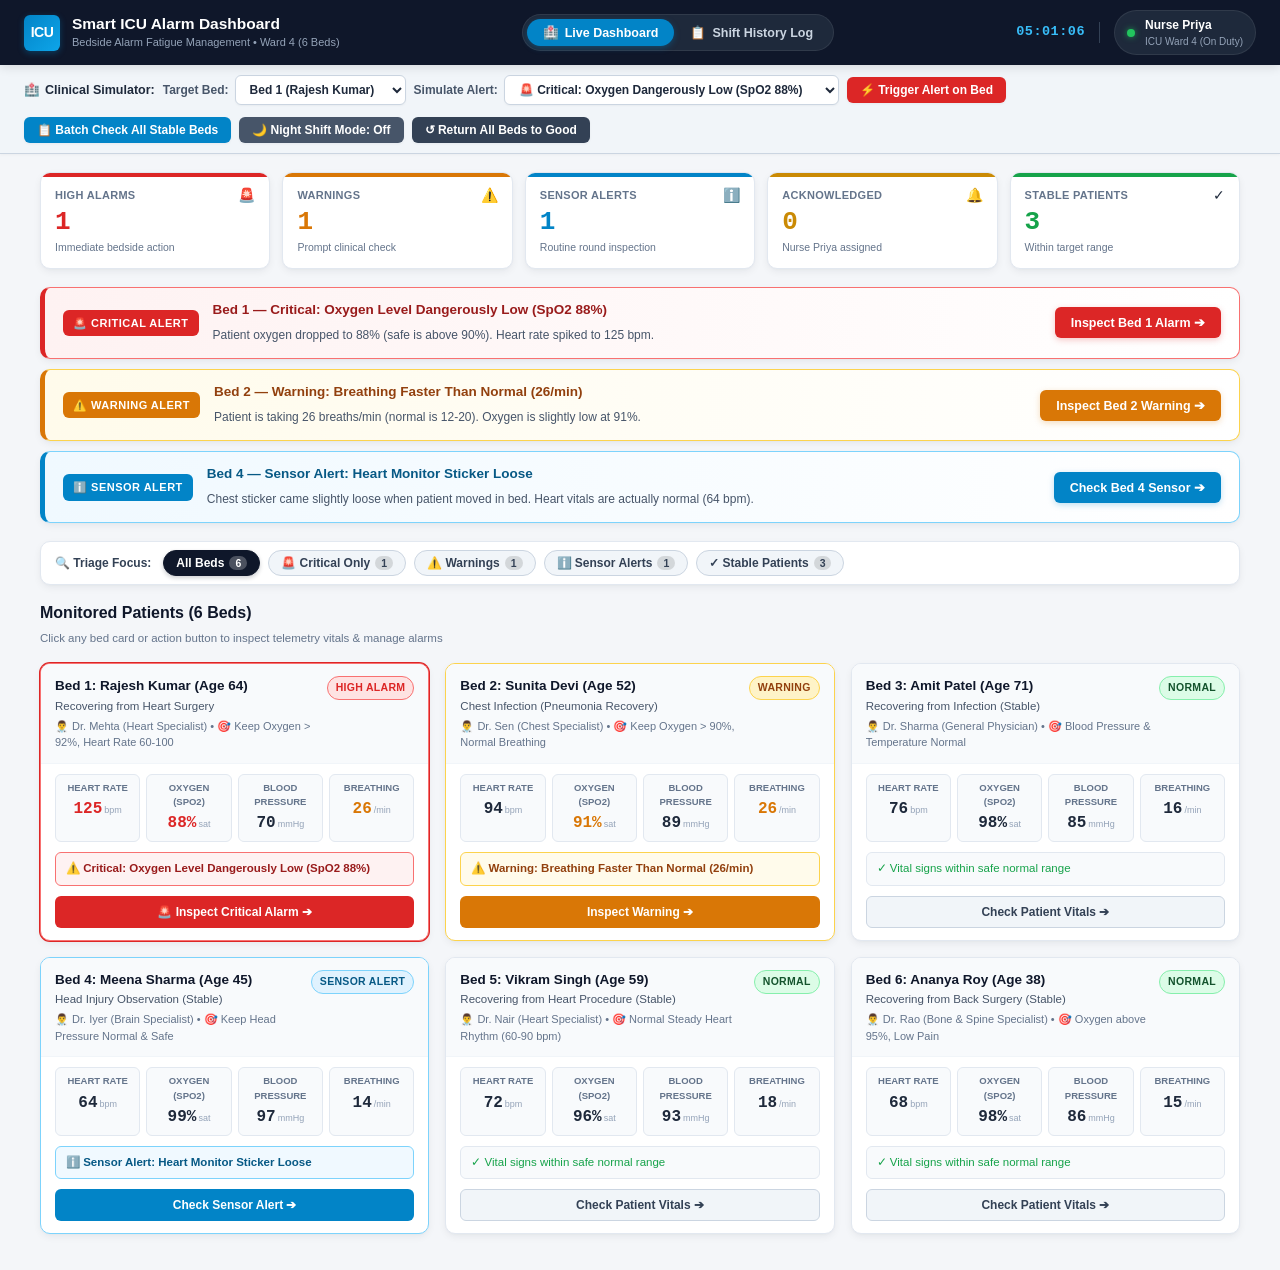
<file: index.html>
<!DOCTYPE html>
<html lang="en">
<head>
  <meta charset="UTF-8">
  <meta name="viewport" content="width=device-width, initial-scale=1.0">
  <title>Smart ICU Alarm Dashboard</title>
  <style>
/* ==========================================================================
   Smart ICU Alarm Dashboard - Refined Healthcare UI
   Minimal, Modern, Student-Friendly Design System
   ========================================================================== */

:root {
  /* Core Healthcare Neutral Palette */
  --slate-950: #070d19;
  --slate-900: #0f172a;
  --slate-800: #1e293b;
  --slate-700: #334155;
  --slate-600: #475569;
  --slate-500: #64748b;
  --slate-400: #94a3b8;
  --slate-300: #cbd5e1;
  --slate-200: #e2e8f0;
  --slate-100: #f1f5f9;
  --slate-50:  #f8fafc;
  --white:     #ffffff;

  /* Priority Status Colors (Reasonable, High-Contrast & Accessible) */
  /* High / Critical (Coral-Red) */
  --color-high-bg:     #fef2f2;
  --color-high-border: #f87171;
  --color-high-main:   #dc2626;
  --color-high-dark:   #991b1b;

  /* Medium / Warning (Warm Amber) */
  --color-med-bg:     #fffbeb;
  --color-med-border: #fcd34d;
  --color-med-main:   #d97706;
  --color-med-dark:   #92400e;

  /* Low / Sensor (Calm Ocean Blue) */
  --color-low-bg:     #f0f9ff;
  --color-low-border: #7dd3fc;
  --color-low-main:   #0284c7;
  --color-low-dark:   #075985;

  /* Acknowledged State (Ochre / Under Care) */
  --color-ack-bg:     #fefce8;
  --color-ack-border: #fde047;
  --color-ack-main:   #ca8a04;
  --color-ack-dark:   #854d0e;

  /* Normal / Stable (Medical Emerald Green) */
  --color-norm-bg:     #f0fdf4;
  --color-norm-border: #86efac;
  --color-norm-main:   #16a34a;
  --color-norm-dark:   #14532d;

  /* Typography & Geometry */
  --font-family: -apple-system, BlinkMacSystemFont, "Segoe UI", Roboto, "Helvetica Neue", Arial, sans-serif;
  --font-mono: ui-monospace, SFMono-Regular, Menlo, Monaco, Consolas, "Liberation Mono", monospace;
  --radius-xs: 4px;
  --radius-sm: 6px;
  --radius-md: 10px;
  --radius-lg: 14px;
  --radius-pill: 9999px;

  /* Soft Natural Shadows */
  --shadow-subtle: 0 1px 3px rgba(15, 23, 42, 0.05);
  --shadow-card:   0 3px 8px -1px rgba(15, 23, 42, 0.07), 0 1px 3px -1px rgba(15, 23, 42, 0.04);
  --shadow-hover:  0 8px 18px -2px rgba(15, 23, 42, 0.1), 0 3px 6px -2px rgba(15, 23, 42, 0.05);
  --shadow-modal:  0 20px 35px -8px rgba(15, 23, 42, 0.25);
}

/* Base Reset */
*, *::before, *::after {
  box-sizing: border-box;
  margin: 0;
  padding: 0;
}

body {
  font-family: var(--font-family);
  background-color: #f4f6f9;
  color: var(--slate-800);
  line-height: 1.5;
  min-height: 100vh;
  display: flex;
  flex-direction: column;
  -webkit-font-smoothing: antialiased;
}

/* Accessible focus outline */
:focus-visible {
  outline: 2px solid var(--color-low-main);
  outline-offset: 2px;
}

/* ==========================================================================
   Header & Navigation Bar
   ========================================================================== */
.navbar {
  background-color: var(--slate-900);
  color: var(--white);
  padding: 10px 24px;
  display: flex;
  justify-content: space-between;
  align-items: center;
  box-shadow: 0 2px 10px rgba(0, 0, 0, 0.12);
  position: sticky;
  top: 0;
  z-index: 40;
}

.nav-brand {
  display: flex;
  align-items: center;
  gap: 12px;
}

.brand-badge {
  background: linear-gradient(135deg, #0284c7, #0ea5e9);
  color: var(--white);
  font-weight: 800;
  font-size: 14px;
  width: 36px;
  height: 36px;
  display: flex;
  align-items: center;
  justify-content: center;
  border-radius: var(--radius-sm);
  box-shadow: 0 2px 6px rgba(2, 132, 199, 0.35);
  letter-spacing: -0.5px;
}

.navbar h1 {
  font-size: 15.5px;
  font-weight: 700;
  color: var(--white);
  line-height: 1.2;
}

.subtitle {
  font-size: 11px;
  color: var(--slate-400);
  font-weight: 500;
}

/* Segmented Tab Controls */
.nav-center {
  display: flex;
  background-color: var(--slate-800);
  padding: 4px;
  border-radius: var(--radius-pill);
  border: 1px solid rgba(255, 255, 255, 0.08);
}

.nav-tab {
  background: transparent;
  color: var(--slate-300);
  border: none;
  padding: 6px 16px;
  border-radius: var(--radius-pill);
  font-weight: 600;
  font-size: 12.5px;
  cursor: pointer;
  transition: all 0.18s ease;
  display: flex;
  align-items: center;
  gap: 6px;
}

.nav-tab:hover {
  color: var(--white);
}

.nav-tab.active {
  background-color: var(--color-low-main);
  color: var(--white);
  box-shadow: 0 2px 6px rgba(2, 132, 199, 0.35);
}

/* User Badge & Live Clock */
.nav-meta {
  display: flex;
  align-items: center;
  gap: 14px;
}

.shift-clock-box {
  display: flex;
  align-items: center;
  border-right: 1px solid var(--slate-700);
  padding-right: 14px;
}

.shift-clock {
  font-family: var(--font-mono);
  font-size: 13.5px;
  font-weight: 700;
  color: #38bdf8;
  letter-spacing: 0.5px;
}

.nav-user {
  display: flex;
  align-items: center;
  gap: 10px;
  background-color: var(--slate-800);
  padding: 5px 12px;
  border-radius: var(--radius-pill);
  border: 1px solid rgba(255, 255, 255, 0.08);
}

.user-status-dot {
  width: 8px;
  height: 8px;
  background-color: #22c55e;
  border-radius: 50%;
  box-shadow: 0 0 6px rgba(34, 197, 94, 0.7);
}

.user-info {
  display: flex;
  flex-direction: column;
}

.user-info strong {
  font-size: 12px;
  color: var(--white);
}

.user-info span {
  font-size: 10px;
  color: var(--slate-400);
}

/* ==========================================================================
   Clinical Simulator & Nurse Shift Tools Bar
   ========================================================================== */
.clinical-toolbar {
  background-color: #f1f5f9;
  border-bottom: 1px solid var(--slate-300);
  padding: 10px 24px;
  font-size: 13px;
  box-shadow: 0 1px 3px rgba(0, 0, 0, 0.04);
}

.toolbar-controls-row {
  display: flex;
  flex-wrap: wrap;
  align-items: center;
  justify-content: space-between;
  gap: 12px;
}

.toolbar-section {
  display: flex;
  flex-wrap: wrap;
  align-items: center;
  gap: 8px;
}

.toolbar-label {
  color: var(--slate-800);
  font-size: 12.5px;
  display: inline-flex;
  align-items: center;
  gap: 5px;
}

.control-inline {
  display: flex;
  align-items: center;
  gap: 6px;
}

.control-inline label {
  font-size: 12px;
  color: var(--slate-600);
  font-weight: 600;
}

.toolbar-select {
  padding: 6px 10px;
  border-radius: var(--radius-sm);
  border: 1px solid var(--slate-300);
  background: var(--white);
  font-size: 12px;
  color: var(--slate-800);
  font-weight: 600;
  cursor: pointer;
  outline: none;
  box-shadow: 0 1px 2px rgba(0, 0, 0, 0.04);
}
.toolbar-select:focus {
  border-color: var(--color-low-main);
  box-shadow: 0 0 0 2px rgba(2, 132, 199, 0.2);
}

.toolbar-btn {
  border: none;
  padding: 6px 13px;
  border-radius: var(--radius-sm);
  font-size: 12px;
  font-weight: 700;
  cursor: pointer;
  transition: all 0.15s ease;
  display: inline-flex;
  align-items: center;
  gap: 5px;
  box-shadow: var(--shadow-subtle);
}

.toolbar-btn:hover {
  transform: translateY(-1px);
  box-shadow: var(--shadow-card);
}
.toolbar-btn:active {
  transform: translateY(0);
}

.btn-trigger {
  background-color: var(--color-high-main);
  color: var(--white);
}
.btn-trigger:hover {
  background-color: #b91c1c;
}

.btn-round {
  background-color: #0284c7;
  color: var(--white);
}
.btn-round:hover {
  background-color: #0369a1;
}

.btn-night {
  background-color: #475569;
  color: var(--white);
}
.btn-night.active {
  background-color: #1e1b4b;
  color: #c7d2fe;
  border: 1px solid #6366f1;
}
.btn-night:hover {
  background-color: #334155;
}

.btn-reset {
  background-color: var(--slate-700);
  color: var(--white);
}
.btn-reset:hover {
  background-color: var(--slate-900);
}

/* ==========================================================================
   Main Layout Container
   ========================================================================== */
.container {
  max-width: 1240px;
  width: 100%;
  margin: 18px auto 36px auto;
  padding: 0 20px;
  flex: 1;
}

/* ==========================================================================
   Summary Stats Counters (Modern Healthcare KPI Cards)
   ========================================================================== */
.stats-row {
  display: grid;
  grid-template-columns: repeat(5, 1fr);
  gap: 12px;
  margin-bottom: 18px;
}

.stat-box {
  background: var(--white);
  padding: 12px 14px;
  border-radius: var(--radius-md);
  border: 1px solid var(--slate-200);
  box-shadow: var(--shadow-card);
  display: flex;
  flex-direction: column;
  position: relative;
  overflow: hidden;
  cursor: pointer;
  transition: transform 0.15s ease, box-shadow 0.15s ease;
}

.stat-box:hover {
  transform: translateY(-2px);
  box-shadow: var(--shadow-hover);
}

/* Top Accent Bars */
.stat-box::before {
  content: "";
  position: absolute;
  top: 0;
  left: 0;
  right: 0;
  height: 3.5px;
}

.stat-red::before    { background-color: var(--color-high-main); }
.stat-orange::before { background-color: var(--color-med-main); }
.stat-blue::before   { background-color: var(--color-low-main); }
.stat-yellow::before { background-color: var(--color-ack-main); }
.stat-green::before  { background-color: var(--color-norm-main); }

.stat-top-row {
  display: flex;
  justify-content: space-between;
  align-items: center;
}

.stat-label {
  font-size: 11px;
  color: var(--slate-500);
  font-weight: 700;
  text-transform: uppercase;
  letter-spacing: 0.3px;
}

.stat-icon {
  font-size: 14px;
}

.stat-number {
  font-size: 26px;
  font-weight: 800;
  font-family: var(--font-mono);
  line-height: 1.15;
  margin: 2px 0;
}

.stat-hint {
  font-size: 10.5px;
  color: var(--slate-500);
}

.stat-red .stat-number    { color: var(--color-high-main); }
.stat-orange .stat-number { color: var(--color-med-main); }
.stat-blue .stat-number   { color: var(--color-low-main); }
.stat-yellow .stat-number { color: var(--color-ack-main); }
.stat-green .stat-number  { color: var(--color-norm-main); }

/* ==========================================================================
   Active Unit Alerts Feed (All Active Critical, Warning, and Sensor Alerts)
   ========================================================================== */
.active-alerts-feed {
  display: flex;
  flex-direction: column;
  gap: 10px;
  margin-bottom: 18px;
}

.alert-strip-item {
  border-radius: var(--radius-md);
  padding: 12px 18px;
  display: flex;
  justify-content: space-between;
  align-items: center;
  box-shadow: var(--shadow-card);
  transition: transform 0.15s ease, box-shadow 0.15s ease;
}

.alert-strip-item:hover {
  transform: translateY(-1px);
  box-shadow: var(--shadow-hover);
}

/* Critical Strip (Red) */
.strip-critical {
  background: linear-gradient(to right, #fef2f2, #ffffff);
  border: 1.5px solid var(--color-high-border);
  border-left: 5px solid var(--color-high-main);
  animation: pulse-border 2.5s infinite ease-in-out;
}

/* Warning Strip (Amber/Orange) */
.strip-warning {
  background: linear-gradient(to right, #fffbeb, #ffffff);
  border: 1.5px solid var(--color-med-border);
  border-left: 5px solid var(--color-med-main);
}

/* Sensor Strip (Blue) */
.strip-sensor {
  background: linear-gradient(to right, #f0f9ff, #ffffff);
  border: 1.5px solid var(--color-low-border);
  border-left: 5px solid var(--color-low-main);
}

/* Unit Stable Strip (Green) */
.strip-stable {
  background: linear-gradient(to right, #f0fdf4, #ffffff);
  border: 1.5px solid var(--color-norm-border);
  border-left: 5px solid var(--color-norm-main);
}

@keyframes pulse-border {
  0%, 100% { box-shadow: 0 0 0 0 rgba(239, 68, 68, 0.3); }
  50% { box-shadow: 0 0 0 4px rgba(239, 68, 68, 0.12); }
}

.strip-content-left {
  display: flex;
  align-items: center;
  gap: 14px;
}

.strip-badge {
  color: var(--white);
  padding: 5px 10px;
  border-radius: var(--radius-sm);
  font-size: 11px;
  font-weight: 800;
  letter-spacing: 0.5px;
  text-transform: uppercase;
  white-space: nowrap;
}

.badge-critical {
  background-color: var(--color-high-main);
}

.badge-warning {
  background-color: var(--color-med-main);
}

.badge-sensor {
  background-color: var(--color-low-main);
}

.badge-stable {
  background-color: var(--color-norm-main);
}

.strip-text strong {
  display: block;
  font-size: 13.5px;
  font-weight: 700;
  margin-bottom: 2px;
}

.strip-critical .strip-text strong {
  color: var(--color-high-dark);
}

.strip-warning .strip-text strong {
  color: var(--color-med-dark);
}

.strip-sensor .strip-text strong {
  color: var(--color-low-dark);
}

.strip-stable .strip-text strong {
  color: var(--color-norm-dark);
}

.strip-text span {
  font-size: 12px;
  color: var(--slate-600);
}

/* Action Buttons on Alert Strips */
.btn-strip {
  border: none;
  padding: 8px 16px;
  border-radius: var(--radius-sm);
  font-weight: 700;
  font-size: 12.5px;
  cursor: pointer;
  transition: all 0.15s ease;
  white-space: nowrap;
  display: inline-flex;
  align-items: center;
  gap: 6px;
}

.btn-strip-critical {
  background-color: var(--color-high-main);
  color: var(--white);
  box-shadow: 0 2px 6px rgba(220, 38, 38, 0.25);
}
.btn-strip-critical:hover {
  background-color: #b91c1c;
  transform: translateY(-1px);
}

.btn-strip-warning {
  background-color: var(--color-med-main);
  color: var(--white);
  box-shadow: 0 2px 6px rgba(217, 119, 6, 0.25);
}
.btn-strip-warning:hover {
  background-color: #b45309;
  transform: translateY(-1px);
}

.btn-strip-sensor {
  background-color: var(--color-low-main);
  color: var(--white);
  box-shadow: 0 2px 6px rgba(2, 132, 199, 0.25);
}
.btn-strip-sensor:hover {
  background-color: #0369a1;
  transform: translateY(-1px);
}

.strip-stable-tag {
  font-size: 12px;
  font-weight: 700;
  color: var(--color-norm-dark);
  background: #dcfce7;
  padding: 5px 12px;
  border-radius: var(--radius-pill);
}

/* Backwards compatibility for single banner */
.urgent-banner {
  background: linear-gradient(to right, #fef2f2, #ffffff);
  border: 1.5px solid var(--color-high-border);
  border-left: 5px solid var(--color-high-main);
  border-radius: var(--radius-md);
  padding: 12px 18px;
  display: flex;
  justify-content: space-between;
  align-items: center;
  margin-bottom: 18px;
  box-shadow: var(--shadow-card);
  animation: pulse-border 2.5s infinite ease-in-out;
}
.urgent-content-left {
  display: flex;
  align-items: center;
  gap: 14px;
}
.urgent-icon-pill {
  background-color: var(--color-high-main);
  color: var(--white);
  padding: 5px 9px;
  border-radius: var(--radius-sm);
  font-size: 11px;
  font-weight: 800;
  letter-spacing: 0.5px;
  text-transform: uppercase;
}
.urgent-text strong {
  display: block;
  color: var(--color-high-dark);
  font-size: 14px;
  font-weight: 700;
}
.urgent-text span {
  font-size: 12px;
  color: var(--slate-600);
}
.btn-urgent {
  background-color: var(--color-high-main);
  color: var(--white);
  border: none;
  padding: 8px 16px;
  border-radius: var(--radius-sm);
  font-weight: 700;
  font-size: 12.5px;
  cursor: pointer;
  transition: background-color 0.15s ease, transform 0.15s ease;
  box-shadow: 0 2px 6px rgba(220, 38, 38, 0.3);
  white-space: nowrap;
}
.btn-urgent:hover {
  background-color: #b91c1c;
  transform: translateY(-1px);
}

/* ==========================================================================
   Smart Triage Filter Bar
   ========================================================================== */
.triage-filter-bar {
  background: var(--white);
  border: 1px solid var(--slate-200);
  border-radius: var(--radius-md);
  padding: 8px 14px;
  display: flex;
  flex-wrap: wrap;
  align-items: center;
  gap: 8px;
  margin-bottom: 16px;
  box-shadow: var(--shadow-card);
}

.filter-label {
  font-size: 12px;
  font-weight: 700;
  color: var(--slate-700);
  margin-right: 4px;
  display: flex;
  align-items: center;
  gap: 5px;
}

.triage-pill {
  background: var(--slate-100);
  color: var(--slate-700);
  border: 1px solid var(--slate-300);
  padding: 5px 12px;
  border-radius: var(--radius-pill);
  font-size: 12px;
  font-weight: 600;
  cursor: pointer;
  transition: all 0.15s ease;
  display: inline-flex;
  align-items: center;
  gap: 5px;
}

.triage-pill:hover {
  background: var(--slate-200);
}

.triage-pill.active {
  background-color: var(--slate-900);
  color: var(--white);
  border-color: var(--slate-900);
  box-shadow: 0 2px 4px rgba(15, 23, 42, 0.2);
}

.pill-badge {
  background-color: rgba(0, 0, 0, 0.12);
  padding: 1px 6px;
  border-radius: var(--radius-pill);
  font-size: 10.5px;
  font-weight: 700;
}
.triage-pill.active .pill-badge {
  background-color: rgba(255, 255, 255, 0.25);
  color: var(--white);
}

.triage-pill.pill-red.active {
  background-color: var(--color-high-main);
  border-color: var(--color-high-main);
  color: var(--white);
}
.triage-pill.pill-orange.active {
  background-color: var(--color-med-main);
  border-color: var(--color-med-main);
  color: var(--white);
}
.triage-pill.pill-blue.active {
  background-color: var(--color-low-main);
  border-color: var(--color-low-main);
  color: var(--white);
}
.triage-pill.pill-green.active {
  background-color: var(--color-norm-main);
  border-color: var(--color-norm-main);
  color: var(--white);
}

.section-title {
  display: flex;
  justify-content: space-between;
  align-items: baseline;
  margin-bottom: 14px;
}

.section-title h2 {
  font-size: 16px;
  font-weight: 700;
  color: var(--slate-900);
}

.text-muted {
  font-size: 11.5px;
  color: var(--slate-500);
}

/* ==========================================================================
   Patient Cards Grid
   ========================================================================== */
.patient-grid {
  display: grid;
  grid-template-columns: repeat(3, 1fr);
  gap: 16px;
}

@media (max-width: 1050px) {
  .patient-grid { grid-template-columns: repeat(2, 1fr); }
  .stats-row { grid-template-columns: repeat(3, 1fr); }
}

@media (max-width: 700px) {
  .patient-grid { grid-template-columns: 1fr; }
  .stats-row { grid-template-columns: repeat(2, 1fr); }
}

.patient-card {
  background: var(--white);
  border-radius: var(--radius-md);
  border: 1px solid var(--slate-200);
  box-shadow: var(--shadow-card);
  display: flex;
  flex-direction: column;
  transition: transform 0.15s ease, box-shadow 0.15s ease, border-color 0.15s ease;
  overflow: hidden;
}

.patient-card:hover {
  transform: translateY(-2px);
  box-shadow: var(--shadow-hover);
}

/* Status Card Highlights */
.patient-card.status-high {
  border-color: var(--color-high-border);
  box-shadow: 0 0 0 1px var(--color-high-main), var(--shadow-card);
}
.patient-card.status-medium {
  border-color: var(--color-med-border);
}
.patient-card.status-low {
  border-color: var(--color-low-border);
}
.patient-card.status-acknowledged {
  border-color: var(--color-ack-border);
}

/* Card Header */
.card-top {
  padding: 12px 14px;
  display: flex;
  justify-content: space-between;
  align-items: flex-start;
  border-bottom: 1px solid var(--slate-100);
  background: var(--slate-50);
}

.bed-label {
  font-size: 13.5px;
  font-weight: 700;
  color: var(--slate-900);
}

.patient-info-sub {
  font-size: 11.5px;
  color: var(--slate-600);
  margin-top: 1px;
}

/* Badges */
.badge {
  font-size: 10.5px;
  font-weight: 800;
  padding: 3px 8px;
  border-radius: var(--radius-pill);
  text-transform: uppercase;
  letter-spacing: 0.3px;
  white-space: nowrap;
}

.badge-high {
  background-color: #fee2e2;
  color: var(--color-high-main);
  border: 1px solid var(--color-high-border);
}

.badge-medium {
  background-color: #fef3c7;
  color: var(--color-med-dark);
  border: 1px solid var(--color-med-border);
}

.badge-low {
  background-color: #e0f2fe;
  color: var(--color-low-dark);
  border: 1px solid var(--color-low-border);
}

.badge-ack {
  background-color: #fef9c3;
  color: var(--color-ack-dark);
  border: 1px solid var(--color-ack-border);
}

.badge-normal {
  background-color: #dcfce7;
  color: var(--color-norm-dark);
  border: 1px solid var(--color-norm-border);
}

/* Vitals Grid - Real Telemetry Look */
.vitals-grid {
  display: grid;
  grid-template-columns: repeat(4, 1fr);
  gap: 6px;
  padding: 10px 14px;
  background-color: var(--white);
}

.vital-tile {
  background-color: var(--slate-50);
  border: 1px solid var(--slate-200);
  border-radius: var(--radius-sm);
  padding: 6px 8px;
  text-align: center;
}

.vital-label {
  font-size: 9.5px;
  font-weight: 700;
  color: var(--slate-500);
  text-transform: uppercase;
  display: block;
}

.vital-val-row {
  display: flex;
  align-items: baseline;
  justify-content: center;
  gap: 2px;
  margin-top: 2px;
}

.vital-val {
  font-family: var(--font-mono);
  font-size: 16px;
  font-weight: 700;
  color: var(--slate-800);
}

.vital-val.alert {
  color: var(--color-high-main);
}
.vital-val.warn {
  color: var(--color-med-main);
}

.vital-unit {
  font-size: 9px;
  color: var(--slate-400);
}

/* In-Card Alarm Banner */
.alarm-callout {
  margin: 0 14px 10px 14px;
  padding: 8px 10px;
  border-radius: var(--radius-sm);
  font-size: 11.5px;
  line-height: 1.35;
  background-color: var(--slate-50);
  border: 1px solid var(--slate-200);
  color: var(--slate-600);
}

.alarm-callout.has-high {
  background-color: var(--color-high-bg);
  border-color: var(--color-high-border);
  color: var(--color-high-dark);
}

.alarm-callout.has-medium {
  background-color: var(--color-med-bg);
  border-color: var(--color-med-border);
  color: var(--color-med-dark);
}

.alarm-callout.has-low {
  background-color: var(--color-low-bg);
  border-color: var(--color-low-border);
  color: var(--color-low-dark);
}

.alarm-callout.has-ack {
  background-color: var(--color-ack-bg);
  border-color: var(--color-ack-border);
  color: var(--color-ack-dark);
}

/* Card Button */
.card-action-btn {
  margin: 0 14px 12px 14px;
  padding: 8px 12px;
  border-radius: var(--radius-sm);
  font-size: 12px;
  font-weight: 700;
  border: 1px solid transparent;
  cursor: pointer;
  transition: all 0.12s ease;
  text-align: center;
}

.card-action-btn.red {
  background-color: var(--color-high-main);
  color: var(--white);
}
.card-action-btn.red:hover {
  background-color: #b91c1c;
}

.card-action-btn.orange {
  background-color: var(--color-med-main);
  color: var(--white);
}
.card-action-btn.orange:hover {
  background-color: #b45309;
}

.card-action-btn.blue {
  background-color: var(--color-low-main);
  color: var(--white);
}
.card-action-btn.blue:hover {
  background-color: #0369a1;
}

.card-action-btn.yellow {
  background-color: #fef08a;
  color: #854d0e;
  border-color: #fde047;
}

.card-action-btn.gray {
  background-color: var(--slate-100);
  color: var(--slate-700);
  border-color: var(--slate-300);
}
.card-action-btn.gray:hover {
  background-color: var(--slate-200);
}

/* ==========================================================================
   Alarm History Table
   ========================================================================== */
.history-header {
  display: flex;
  justify-content: space-between;
  align-items: center;
  margin-bottom: 14px;
}

.history-card {
  background: var(--white);
  border: 1px solid var(--slate-200);
  border-radius: var(--radius-md);
  box-shadow: var(--shadow-card);
  overflow: hidden;
}

.history-table {
  width: 100%;
  border-collapse: collapse;
  font-size: 12.5px;
  text-align: left;
}

.history-table th {
  background-color: var(--slate-50);
  color: var(--slate-600);
  font-size: 11px;
  font-weight: 700;
  text-transform: uppercase;
  letter-spacing: 0.3px;
  padding: 10px 14px;
  border-bottom: 1px solid var(--slate-200);
}

.history-table td {
  padding: 10px 14px;
  border-bottom: 1px solid var(--slate-100);
  color: var(--slate-800);
}

.history-table tr:hover td {
  background-color: #f8fafc;
}

/* ==========================================================================
   Modal Dialog Styles
   ========================================================================== */
.modal-overlay {
  position: fixed;
  inset: 0;
  background-color: rgba(15, 23, 42, 0.6);
  display: flex;
  align-items: center;
  justify-content: center;
  z-index: 100;
  padding: 16px;
  backdrop-filter: blur(2px);
}

.modal-box {
  background: var(--white);
  border-radius: var(--radius-md);
  width: 100%;
  max-width: 600px;
  box-shadow: var(--shadow-modal);
  border: 1px solid var(--slate-300);
  overflow: hidden;
  animation: modalFadeIn 0.15s ease-out;
}

@keyframes modalFadeIn {
  from { opacity: 0; transform: scale(0.97); }
  to { opacity: 1; transform: scale(1); }
}

.modal-header {
  padding: 12px 18px;
  background-color: var(--slate-900);
  color: var(--white);
  display: flex;
  justify-content: space-between;
  align-items: center;
}

.modal-bed-chip {
  background-color: #0284c7;
  color: var(--white);
  font-family: var(--font-mono);
  font-size: 11px;
  font-weight: 800;
  padding: 2px 7px;
  border-radius: var(--radius-xs);
}

.modal-header h3 {
  font-size: 14.5px;
  font-weight: 700;
  color: var(--white);
}

.close-btn {
  background: transparent;
  border: none;
  color: var(--slate-400);
  font-size: 16px;
  cursor: pointer;
}
.close-btn:hover {
  color: var(--white);
}

.modal-content {
  padding: 16px 18px;
  display: flex;
  flex-direction: column;
  gap: 12px;
}

/* Patient Bio Box */
.patient-bio-box {
  background-color: var(--slate-50);
  border: 1px solid var(--slate-200);
  border-radius: var(--radius-sm);
  padding: 10px 12px;
}

.bio-grid {
  display: grid;
  grid-template-columns: 1fr 1fr;
  gap: 6px 14px;
  font-size: 12px;
}

.bio-label {
  color: var(--slate-500);
  font-weight: 600;
}

/* Alert info box */
.alert-info-box {
  padding: 10px 12px;
  border-radius: var(--radius-sm);
  background-color: var(--color-high-bg);
  border: 1px solid var(--color-high-border);
}

.alert-info-box h4 {
  font-size: 13.5px;
  font-weight: 700;
  color: var(--color-high-dark);
}

.alert-info-box p {
  font-size: 12px;
  color: var(--slate-700);
  margin-top: 2px;
}

.alert-stable-box {
  background-color: var(--color-norm-bg);
  border-color: var(--color-norm-border);
}
.alert-stable-box h4 {
  color: var(--color-norm-dark);
}

/* Vitals in Modal */
.modal-vitals-row {
  display: grid;
  grid-template-columns: repeat(4, 1fr);
  gap: 8px;
}

.modal-vital-chip {
  background-color: var(--slate-50);
  border: 1px solid var(--slate-200);
  border-radius: var(--radius-sm);
  padding: 6px 8px;
  text-align: center;
}

.chip-lbl {
  font-size: 9px;
  font-weight: 700;
  color: var(--slate-500);
  display: block;
}

.modal-vital-chip strong {
  font-family: var(--font-mono);
  font-size: 14px;
  color: var(--slate-900);
}

/* Guide box */
.guide-box {
  background-color: #f8fafc;
  border: 1px solid var(--slate-200);
  border-radius: var(--radius-sm);
  padding: 10px 12px;
}

.guide-box h4 {
  font-size: 11.5px;
  font-weight: 700;
  color: var(--slate-700);
  text-transform: uppercase;
  margin-bottom: 4px;
}

.guide-box ul {
  padding-left: 18px;
  font-size: 12px;
  color: var(--slate-700);
}

.guide-box li {
  margin-bottom: 2px;
}

/* Note Section */
.note-header-row {
  display: flex;
  justify-content: space-between;
  align-items: center;
  flex-wrap: wrap;
  gap: 6px;
  margin-bottom: 5px;
}

.quick-tags {
  display: flex;
  align-items: center;
  gap: 4px;
  flex-wrap: wrap;
}

.btn-quick-tag {
  background-color: var(--slate-100);
  border: 1px solid var(--slate-300);
  padding: 2px 7px;
  border-radius: var(--radius-pill);
  font-size: 10.5px;
  color: var(--slate-700);
  cursor: pointer;
  font-weight: 600;
  transition: all 0.12s ease;
}

.btn-quick-tag:hover {
  background-color: #e0f2fe;
  border-color: #7dd3fc;
  color: #0369a1;
}

.modal-note-input {
  width: 100%;
  padding: 8px 12px;
  border: 1px solid var(--slate-300);
  border-radius: var(--radius-sm);
  font-size: 12px;
  font-family: inherit;
  outline: none;
  background-color: var(--white);
}

.modal-note-input:focus {
  border-color: var(--color-low-main);
  box-shadow: 0 0 0 2px rgba(2, 132, 199, 0.15);
}

/* Modal Footer */
.modal-footer {
  padding: 12px 18px;
  background-color: var(--slate-50);
  border-top: 1px solid var(--slate-200);
  display: flex;
  justify-content: flex-end;
  gap: 8px;
}

.btn-mute {
  background: var(--white);
  color: #b45309;
  border: 1px solid #f59e0b;
  padding: 7px 12px;
  border-radius: var(--radius-sm);
  font-size: 12px;
  font-weight: 700;
  cursor: pointer;
  margin-right: auto;
}
.btn-mute:hover {
  background-color: #fffbeb;
}

.btn-secondary {
  background: var(--white);
  color: var(--slate-700);
  border: 1px solid var(--slate-300);
  padding: 7px 13px;
  border-radius: var(--radius-sm);
  font-size: 12px;
  font-weight: 600;
  cursor: pointer;
}
.btn-secondary:hover {
  background-color: var(--slate-100);
}

.btn-ack {
  background-color: var(--color-med-main);
  color: var(--white);
  border: none;
  padding: 7px 14px;
  border-radius: var(--radius-sm);
  font-size: 12px;
  font-weight: 700;
  cursor: pointer;
}
.btn-ack:hover {
  background-color: var(--color-med-dark);
}

.btn-resolve {
  background-color: var(--color-norm-main);
  color: var(--white);
  border: none;
  padding: 7px 14px;
  border-radius: var(--radius-sm);
  font-size: 12px;
  font-weight: 700;
  cursor: pointer;
}
.btn-resolve:hover {
  background-color: var(--color-norm-dark);
}

.btn-check {
  background-color: #0284c7;
  color: var(--white);
  border: none;
  padding: 7px 14px;
  border-radius: var(--radius-sm);
  font-size: 12px;
  font-weight: 700;
  cursor: pointer;
}
.btn-check:hover {
  background-color: #0369a1;
}

/* Toast */
.toast {
  position: fixed;
  bottom: 24px;
  right: 24px;
  background-color: var(--slate-900);
  color: var(--white);
  padding: 10px 16px;
  border-radius: var(--radius-sm);
  font-size: 12.5px;
  font-weight: 600;
  box-shadow: var(--shadow-modal);
  border-left: 4px solid var(--color-low-main);
  z-index: 200;
}

/* Footer */
.footer {
  text-align: center;
  padding: 16px 20px;
  font-size: 11.5px;
  color: var(--slate-500);
  border-top: 1px solid var(--slate-200);
  background-color: var(--white);
  margin-top: auto;
}

</style>
</head>
<body>

  <!-- Clean Healthcare Header with Live Station Clock -->
  <header class="navbar">
    <div class="nav-brand">
      <div class="brand-badge">ICU</div>
      <div>
        <h1>Smart ICU Alarm Dashboard</h1>
        <p class="subtitle">Bedside Alarm Fatigue Management • Ward 4 (6 Beds)</p>
      </div>
    </div>
    
    <div class="nav-center">
      <button class="nav-tab active" id="tab-dashboard" onclick="showTab('dashboard')">
        <span>🏥</span> Live Dashboard
      </button>
      <button class="nav-tab" id="tab-history" onclick="showTab('history')">
        <span>📋</span> Shift History Log
      </button>
    </div>

    <div class="nav-meta">
      <div class="shift-clock-box">
        <span class="shift-clock" id="live-clock">12:00:00</span>
      </div>
      <div class="nav-user">
        <span class="user-status-dot"></span>
        <div class="user-info">
          <strong>Nurse Priya</strong>
          <span>ICU Ward 4 (On Duty)</span>
        </div>
      </div>
    </div>
  </header>

  <!-- Nurse Clinical Tools & Scenario Simulation Bar -->
  <div class="clinical-toolbar" id="clinical-toolbar">
    <div class="toolbar-controls-row" id="sim-controls-wrapper">
      <div class="toolbar-section left-sim">
        <span class="toolbar-label">🏥 <strong>Clinical Simulator:</strong></span>
        
        <div class="control-inline">
          <label for="sim-bed-select">Target Bed:</label>
          <select id="sim-bed-select" class="toolbar-select">
            <option value="1">Bed 1 (Rajesh Kumar)</option>
            <option value="2">Bed 2 (Sunita Devi)</option>
            <option value="3">Bed 3 (Amit Patel)</option>
            <option value="4">Bed 4 (Meena Sharma)</option>
            <option value="5">Bed 5 (Vikram Singh)</option>
            <option value="6">Bed 6 (Ananya Roy)</option>
          </select>
        </div>

        <div class="control-inline">
          <label for="sim-event-select">Simulate Alert:</label>
          <select id="sim-event-select" class="toolbar-select">
            <option value="spo2_drop">🚨 Critical: Oxygen Dangerously Low (SpO2 88%)</option>
            <option value="tachycardia">🚨 Critical: Heart Rate Dangerously High (145 bpm)</option>
            <option value="tachypnea">⚠️ Warning: Breathing Too Fast (28 breaths/min)</option>
            <option value="nibp_error">⚠️ Warning: Blood Pressure Cuff Moved / Retry</option>
            <option value="ecg_loose">ℹ️ Sensor: Heart Monitor Sticker / Wire Loose</option>
            <option value="infusion_low">ℹ️ Reminder: Medicine Drip Pump Nearly Empty</option>
          </select>
        </div>

        <button class="toolbar-btn btn-trigger" onclick="triggerCustomBedAlert()">
          ⚡ Trigger Alert on Bed
        </button>
      </div>

      <div class="toolbar-section right-controls">
        <button class="toolbar-btn btn-round" onclick="checkAllStableBeds()" title="Perform routine check on all stable beds">
          📋 Batch Check All Stable Beds
        </button>

        <button class="toolbar-btn btn-night" id="btn-night-mode" onclick="toggleNightShiftMode()" title="Toggle night shift non-critical alert silencing">
          🌙 Night Shift Mode: Off
        </button>

        <button class="toolbar-btn btn-reset" onclick="resetAllBeds()" title="Reset all beds to normal vitals">
          ↺ Return All Beds to Good
        </button>
      </div>
    </div>
  </div>

  <main class="container">

    <!-- ================= DASHBOARD TAB ================= -->
    <section id="dashboard-view">
      
      <!-- Summary Counts Bar (Interactive KPI Tiles) -->
      <div class="stats-row">
        <div class="stat-box stat-red" onclick="setFilter('High')" title="Click to filter Critical Alarms">
          <div class="stat-top-row">
            <span class="stat-label">High Alarms</span>
            <span class="stat-icon">🚨</span>
          </div>
          <span class="stat-number" id="count-high">1</span>
          <span class="stat-hint">Immediate bedside action</span>
        </div>

        <div class="stat-box stat-orange" onclick="setFilter('Medium')" title="Click to filter Warnings">
          <div class="stat-top-row">
            <span class="stat-label">Warnings</span>
            <span class="stat-icon">⚠️</span>
          </div>
          <span class="stat-number" id="count-medium">1</span>
          <span class="stat-hint">Prompt clinical check</span>
        </div>

        <div class="stat-box stat-blue" onclick="setFilter('Low')" title="Click to filter Sensor Alerts">
          <div class="stat-top-row">
            <span class="stat-label">Sensor Alerts</span>
            <span class="stat-icon">ℹ️</span>
          </div>
          <span class="stat-number" id="count-low">1</span>
          <span class="stat-hint">Routine round inspection</span>
        </div>

        <div class="stat-box stat-yellow" title="Alarms under active nurse care">
          <div class="stat-top-row">
            <span class="stat-label">Acknowledged</span>
            <span class="stat-icon">🔔</span>
          </div>
          <span class="stat-number" id="count-ack">0</span>
          <span class="stat-hint">Nurse Priya assigned</span>
        </div>

        <div class="stat-box stat-green" onclick="setFilter('Stable')" title="Click to filter Stable Patients">
          <div class="stat-top-row">
            <span class="stat-label">Stable Patients</span>
            <span class="stat-icon">✓</span>
          </div>
          <span class="stat-number" id="count-normal">3</span>
          <span class="stat-hint">Within target range</span>
        </div>
      </div>

      <!-- Active Unit Alerts Feed (Shows All Critical, Warning, and Sensor Alerts) -->
      <div id="active-alerts-feed" class="active-alerts-feed">
        <!-- Dynamically rendered by JavaScript -->
      </div>

      <!-- Smart Triage Focus Filter Bar -->
      <div class="triage-filter-bar">
        <span class="filter-label">🔍 Triage Focus:</span>
        <button class="triage-pill active" onclick="setFilter('ALL')" id="filter-all">
          All Beds <span class="pill-badge">6</span>
        </button>
        <button class="triage-pill pill-red" onclick="setFilter('High')" id="filter-high">
          🚨 Critical Only <span class="pill-badge" id="pill-count-high">1</span>
        </button>
        <button class="triage-pill pill-orange" onclick="setFilter('Medium')" id="filter-medium">
          ⚠️ Warnings <span class="pill-badge" id="pill-count-medium">1</span>
        </button>
        <button class="triage-pill pill-blue" onclick="setFilter('Low')" id="filter-low">
          ℹ️ Sensor Alerts <span class="pill-badge" id="pill-count-low">1</span>
        </button>
        <button class="triage-pill pill-green" onclick="setFilter('Stable')" id="filter-stable">
          ✓ Stable Patients <span class="pill-badge" id="pill-count-stable">3</span>
        </button>
      </div>

      <div class="section-title">
        <div>
          <h2>Monitored Patients (6 Beds)</h2>
          <span class="text-muted">Click any bed card or action button to inspect telemetry vitals & manage alarms</span>
        </div>
      </div>

      <!-- Exactly 6 Patient Cards Grid -->
      <div class="patient-grid" id="patient-grid">
        <!-- Rendered by JavaScript -->
      </div>
    </section>

    <!-- ================= ALARM HISTORY TAB ================= -->
    <section id="history-view" style="display: none;">
      <div class="history-header">
        <div>
          <h2 style="font-size: 18px; font-weight: 800; color: #0f172a;">Shift Alarm History Log</h2>
          <p class="text-muted">Chronological record of all alarms acknowledged or resolved by Nurse Priya</p>
        </div>
        <button class="btn-secondary" onclick="showTab('dashboard')">← Back to Dashboard</button>
      </div>

      <div class="history-card">
        <table class="history-table">
          <thead>
            <tr>
              <th>Timestamp</th>
              <th>Bed</th>
              <th>Patient</th>
              <th>Clinical Alarm</th>
              <th>Priority</th>
              <th>Status</th>
              <th>Action By</th>
            </tr>
          </thead>
          <tbody id="history-table-body">
            <!-- Dynamically populated by JS -->
          </tbody>
        </table>
      </div>
    </section>

  </main>

  <!-- ================= SIMPLE ALARM DETAILS MODAL ================= -->
  <div id="alarm-modal" class="modal-overlay" style="display: none;">
    <div class="modal-box">
      <div class="modal-header">
        <div style="display: flex; align-items: center; gap: 8px;">
          <span class="modal-bed-chip" id="modal-bed-chip">BED 1</span>
          <h3 id="modal-bed-name">Rajesh Kumar (Age 64)</h3>
        </div>
        <button class="close-btn" onclick="closeModal()" aria-label="Close dialog">✕</button>
      </div>

      <div class="modal-content">
        <!-- Patient Clinical Background -->
        <div class="modal-section patient-bio-box">
          <div class="bio-grid">
            <div><span class="bio-label">Condition:</span> <strong id="modal-diagnosis">Recovering from Heart Surgery</strong></div>
            <div><span class="bio-label">Doctor in Charge:</span> <strong id="modal-doctor">Dr. Mehta (Heart Specialist)</strong></div>
            <div><span class="bio-label">Connected Devices:</span> <span id="modal-lines">Oxygen Mask (4L/min), IV Saline Drip</span></div>
            <div><span class="bio-label">Safe Normal Target:</span> <span id="modal-baseline">Keep Oxygen > 92%, Heart Rate 60-100</span></div>
          </div>
        </div>

        <div class="modal-section alert-info-box" id="modal-alert-box">
          <h4 id="modal-alarm-title">Critical: Oxygen Level Dangerously Low (SpO2 88%)</h4>
          <p id="modal-alarm-reason">Patient oxygen dropped to 88% (normal is 95-100%). Heart rate spiked to 125 bpm.</p>
        </div>

        <div class="modal-section">
          <h4 style="font-size: 11px; font-weight: 700; color: #475569; text-transform: uppercase; margin-bottom: 6px;">
            Current Vital Signs (Bedside Telemetry):
          </h4>
          <div class="modal-vitals-row">
            <div class="modal-vital-chip">
              <span class="chip-lbl">HEART RATE</span>
              <strong id="modal-hr">125 bpm</strong>
            </div>
            <div class="modal-vital-chip">
              <span class="chip-lbl">OXYGEN (SpO2)</span>
              <strong id="modal-spo2">88%</strong>
            </div>
            <div class="modal-vital-chip">
              <span class="chip-lbl">BLOOD PRESSURE</span>
              <strong id="modal-bp">70 mmHg</strong>
            </div>
            <div class="modal-vital-chip">
              <span class="chip-lbl">BREATHING</span>
              <strong id="modal-rr">26 /min</strong>
            </div>
          </div>
        </div>

        <div class="modal-section guide-box">
          <h4>💡 What Nurse Priya Should Do:</h4>
          <ul id="modal-action-guide">
            <li>1. Check patient breathing and alertness immediately.</li>
            <li>2. Make sure the oxygen mask is fitted securely.</li>
            <li>3. Adjust patient head and sitting position.</li>
          </ul>
        </div>

        <!-- Nurse Handover / Bedside Action Note with Quick Tags -->
        <div class="modal-section" style="padding-top: 6px;">
          <div class="note-header-row">
            <label for="modal-nurse-note" style="font-size: 11px; font-weight: 700; color: #475569; text-transform: uppercase;">
              📝 Nurse Action / Bedside Note:
            </label>
            <div class="quick-tags">
              <span style="font-size: 10px; color: #64748b;">Quick insert:</span>
              <button type="button" class="btn-quick-tag" onclick="appendNurseNote('Airway & mask checked.')">+ Airway Checked</button>
              <button type="button" class="btn-quick-tag" onclick="appendNurseNote('Doctor notified.')">+ Doctor Notified</button>
              <button type="button" class="btn-quick-tag" onclick="appendNurseNote('Position adjusted.')">+ Position Adjusted</button>
              <button type="button" class="btn-quick-tag" onclick="appendNurseNote('Vitals stabilized.')">+ Vitals Stable</button>
            </div>
          </div>
          <input type="text" id="modal-nurse-note" class="modal-note-input" placeholder="e.g. Oxygen mask adjusted, doctor notified, patient settled..." />
        </div>
      </div>

      <div class="modal-footer">
        <button class="btn-mute" id="btn-modal-mute" onclick="startProcedureMute()" title="Silences non-critical sensor alerts for 5 minutes during nursing care">
          ⏱️ 5-Min Quiet Mode (During Care)
        </button>
        <button class="btn-secondary" onclick="closeModal()">Close</button>
        <button class="btn-ack" id="btn-modal-ack" onclick="acknowledgeCurrentAlarm()">🔔 Acknowledge Alarm</button>
        <button class="btn-resolve" id="btn-modal-resolve" onclick="resolveCurrentAlarm()">✅ Mark as Resolved</button>
        <button class="btn-check" id="btn-modal-check" onclick="acknowledgeRoutineCheck()" style="display: none;">✓ Acknowledge Bedside Check</button>
      </div>
    </div>
  </div>

  <!-- Notification Toast -->
  <div id="toast" class="toast" style="display: none;">Alarm Acknowledged</div>

  <script>
/**
 * Smart ICU Alarm Dashboard - Student Prototype
 * Designed for 1 Nurse (Nurse Priya) and exactly 6 Patient Beds
 * HCI Alarm Fatigue Management System (Plain, Meaningful English)
 */

// Initial Data for the 6 Monitored Patients (Easy-to-understand terms)
const INITIAL_PATIENTS = [
  {
    bed: 1,
    name: "Rajesh Kumar (Age 64)",
    condition: "Recovering from Heart Surgery",
    doctor: "Dr. Mehta (Heart Specialist)",
    lines: "Oxygen Mask (4L/min), IV Saline Drip",
    target: "Keep Oxygen > 92%, Heart Rate 60-100",
    status: "High", // High | Medium | Low | Acknowledged | Normal | Checked
    alarmTitle: "Critical: Oxygen Level Dangerously Low (SpO2 88%)",
    alarmReason: "Patient oxygen dropped to 88% (safe is above 90%). Heart rate spiked to 125 bpm.",
    actionGuide: [
      "1. Check patient breathing and alertness immediately.",
      "2. Make sure the oxygen mask is fitted securely on face.",
      "3. Adjust sitting position to help breathing."
    ],
    vitals: { hr: 125, spo2: 88, bp: 70, rr: 26 },
    nurseNote: "",
    muteUntil: null
  },
  {
    bed: 2,
    name: "Sunita Devi (Age 52)",
    condition: "Chest Infection (Pneumonia Recovery)",
    doctor: "Dr. Sen (Chest Specialist)",
    lines: "Nose Oxygen Tube, IV Drip",
    target: "Keep Oxygen > 90%, Normal Breathing",
    status: "Medium",
    alarmTitle: "Warning: Breathing Faster Than Normal (26/min)",
    alarmReason: "Patient is taking 26 breaths/min (normal is 12-20). Oxygen is slightly low at 91%.",
    actionGuide: [
      "1. Check if patient feels short of breath.",
      "2. Check if prescribed breathing steam / medicine is due.",
      "3. Re-check oxygen saturation in 5 minutes."
    ],
    vitals: { hr: 94, spo2: 91, bp: 89, rr: 26 },
    nurseNote: "",
    muteUntil: null
  },
  {
    bed: 3,
    name: "Amit Patel (Age 71)",
    condition: "Recovering from Infection (Stable)",
    doctor: "Dr. Sharma (General Physician)",
    lines: "IV Saline Drip",
    target: "Blood Pressure & Temperature Normal",
    status: "Normal",
    alarmTitle: null,
    alarmReason: null,
    actionGuide: [],
    vitals: { hr: 76, spo2: 98, bp: 85, rr: 16 },
    nurseNote: "",
    muteUntil: null
  },
  {
    bed: 4,
    name: "Meena Sharma (Age 45)",
    condition: "Head Injury Observation (Stable)",
    doctor: "Dr. Iyer (Brain Specialist)",
    lines: "Vital Signs Monitor, IV Drip",
    target: "Keep Head Pressure Normal & Safe",
    status: "Low",
    alarmTitle: "Sensor Alert: Heart Monitor Sticker Loose",
    alarmReason: "Chest sticker came slightly loose when patient moved in bed. Heart vitals are actually normal (64 bpm).",
    actionGuide: [
      "1. Re-stick chest sensor sticker during next routine round.",
      "2. Loud buzzer is silenced so patient can rest peacefully.",
      "3. Patient vitals remain completely safe."
    ],
    vitals: { hr: 64, spo2: 99, bp: 97, rr: 14 },
    nurseNote: "",
    muteUntil: null
  },
  {
    bed: 5,
    name: "Vikram Singh (Age 59)",
    condition: "Recovering from Heart Procedure (Stable)",
    doctor: "Dr. Nair (Heart Specialist)",
    lines: "Wireless Heart Monitor",
    target: "Normal Steady Heart Rhythm (60-90 bpm)",
    status: "Normal",
    alarmTitle: null,
    alarmReason: null,
    actionGuide: [],
    vitals: { hr: 72, spo2: 96, bp: 93, rr: 18 },
    nurseNote: "",
    muteUntil: null
  },
  {
    bed: 6,
    name: "Ananya Roy (Age 38)",
    condition: "Recovering from Back Surgery (Stable)",
    doctor: "Dr. Rao (Bone & Spine Specialist)",
    lines: "Pain Relief Drip, Oxygen Clip",
    target: "Oxygen above 95%, Low Pain",
    status: "Normal",
    alarmTitle: null,
    alarmReason: null,
    actionGuide: [],
    vitals: { hr: 68, spo2: 98, bp: 86, rr: 15 },
    nurseNote: "",
    muteUntil: null
  }
];

// Active State
let patients = JSON.parse(JSON.stringify(INITIAL_PATIENTS));
let currentSelectedBed = null;
let currentFilter = "ALL"; // ALL | High | Medium | Low | Stable
let isNightShiftMode = false;

// History Log (Starts completely empty until Nurse Priya acknowledges or resolves)
let alarmHistory = [];

// Initialize on page load
document.addEventListener("DOMContentLoaded", () => {
  renderDashboard();
  renderHistory();
  updateLiveClock();
  setInterval(updateLiveClock, 1000);

  if (window.location.hash.includes("modal")) {
    openAlarmModal(1);
  } else if (window.location.hash.includes("history")) {
    showTab("history");
  }
});

// Live Station Clock
function updateLiveClock() {
  const clockEl = document.getElementById("live-clock");
  if (!clockEl) return;
  const now = new Date();
  const hrs = String(now.getHours()).padStart(2, "0");
  const mins = String(now.getMinutes()).padStart(2, "0");
  const secs = String(now.getSeconds()).padStart(2, "0");
  clockEl.textContent = `${hrs}:${mins}:${secs}`;
}

// Switch between Dashboard and History Tab
function showTab(tabName) {
  const dashView = document.getElementById("dashboard-view");
  const histView = document.getElementById("history-view");
  const tabDash = document.getElementById("tab-dashboard");
  const tabHist = document.getElementById("tab-history");

  if (tabName === "dashboard") {
    dashView.style.display = "block";
    histView.style.display = "none";
    tabDash.classList.add("active");
    tabHist.classList.remove("active");
  } else {
    dashView.style.display = "none";
    histView.style.display = "block";
    tabDash.classList.remove("active");
    tabHist.classList.add("active");
    renderHistory();
  }
}

// Set Smart Triage Filter (HCI Alarm Fatigue Reduction)
function setFilter(filterType) {
  currentFilter = filterType;

  // Update pill active classes
  const pills = {
    ALL: document.getElementById("filter-all"),
    High: document.getElementById("filter-high"),
    Medium: document.getElementById("filter-medium"),
    Low: document.getElementById("filter-low"),
    Stable: document.getElementById("filter-stable")
  };

  Object.keys(pills).forEach((k) => {
    if (pills[k]) {
      if (k === filterType) {
        pills[k].classList.add("active");
      } else {
        pills[k].classList.remove("active");
      }
    }
  });

  renderDashboard();
}

// Render 6 Beds and Summary Counts
function renderDashboard() {
  const grid = document.getElementById("patient-grid");
  if (!grid) return;
  grid.innerHTML = "";

  let countHigh = 0;
  let countMedium = 0;
  let countLow = 0;
  let countAck = 0;
  let countNormal = 0;

  let highestUrgentPatient = null;

  // Compute tallies across all 6 patients
  patients.forEach((p) => {
    if (p.status === "High") {
      countHigh++;
      if (!highestUrgentPatient) highestUrgentPatient = p;
    } else if (p.status === "Medium") {
      countMedium++;
    } else if (p.status === "Low") {
      countLow++;
    } else if (p.status === "Acknowledged") {
      countAck++;
    } else {
      countNormal++;
    }
  });

  // Update Summary KPI numbers
  if (document.getElementById("count-high")) document.getElementById("count-high").textContent = countHigh;
  if (document.getElementById("count-medium")) document.getElementById("count-medium").textContent = countMedium;
  if (document.getElementById("count-low")) document.getElementById("count-low").textContent = countLow;
  if (document.getElementById("count-ack")) document.getElementById("count-ack").textContent = countAck;
  if (document.getElementById("count-normal")) document.getElementById("count-normal").textContent = countNormal;

  // Update Triage Pill count numbers
  if (document.getElementById("pill-count-high")) document.getElementById("pill-count-high").textContent = countHigh;
  if (document.getElementById("pill-count-medium")) document.getElementById("pill-count-medium").textContent = countMedium;
  if (document.getElementById("pill-count-low")) document.getElementById("pill-count-low").textContent = countLow;
  if (document.getElementById("pill-count-stable")) document.getElementById("pill-count-stable").textContent = countNormal;

  // Active Unit Alerts Feed (Shows All Criticals, Warnings, and Sensor Alerts)
  const feed = document.getElementById("active-alerts-feed") || document.getElementById("urgent-banner");
  if (feed) {
    feed.innerHTML = "";

    // Collect all patients with active alarms or sensor advisories
    const activeAlertPatients = patients.filter(
      (p) => p.status === "High" || p.status === "Medium" || p.status === "Low"
    );

    if (activeAlertPatients.length === 0) {
      // Unit Stable Feed Banner
      feed.innerHTML = `
        <div class="alert-strip-item strip-stable">
          <div class="strip-content-left">
            <span class="strip-badge badge-stable">✓ UNIT STABLE</span>
            <div class="strip-text">
              <strong>All 6 Beds Operating Within Safe Limits</strong>
              <span>Zero active emergencies, warnings, or sensor disconnections. Ward 4 is calm.</span>
            </div>
          </div>
          <span class="strip-stable-tag">✓ Monitored by Nurse Priya</span>
        </div>
      `;
    } else {
      activeAlertPatients.forEach((p) => {
        let stripClass = "strip-critical";
        let badgeClass = "badge-critical";
        let badgeLabel = "🚨 CRITICAL ALERT";
        let btnClass = "btn-strip-critical";
        let btnText = `Inspect Bed ${p.bed} Alarm ➔`;

        if (p.status === "Medium") {
          stripClass = "strip-warning";
          badgeClass = "badge-warning";
          badgeLabel = "⚠️ WARNING ALERT";
          btnClass = "btn-strip-warning";
          btnText = `Inspect Bed ${p.bed} Warning ➔`;
        } else if (p.status === "Low") {
          stripClass = "strip-sensor";
          badgeClass = "badge-sensor";
          badgeLabel = "ℹ️ SENSOR ALERT";
          btnClass = "btn-strip-sensor";
          btnText = `Check Bed ${p.bed} Sensor ➔`;
        }

        feed.innerHTML += `
          <div class="alert-strip-item ${stripClass}">
            <div class="strip-content-left">
              <span class="strip-badge ${badgeClass}">${badgeLabel}</span>
              <div class="strip-text">
                <strong>Bed ${p.bed} — ${p.alarmTitle}</strong>
                <span>${p.alarmReason || "Bedside check recommended."}</span>
              </div>
            </div>
            <button class="btn-strip ${btnClass}" onclick="openAlarmModal(${p.bed})">${btnText}</button>
          </div>
        `;
      });
    }
  }

  // Filter patients according to active triage focus
  const filteredPatients = patients.filter((p) => {
    if (currentFilter === "ALL") return true;
    if (currentFilter === "High") return p.status === "High";
    if (currentFilter === "Medium") return p.status === "Medium";
    if (currentFilter === "Low") return p.status === "Low";
    if (currentFilter === "Stable") return p.status === "Normal" || p.status === "Checked";
    return true;
  });

  if (filteredPatients.length === 0) {
    grid.innerHTML = `
      <div style="grid-column: 1 / -1; text-align: center; padding: 40px; background: #fff; border-radius: 10px; border: 1px dashed #cbd5e1; color: #64748b;">
        <span style="font-size: 28px; display: block; margin-bottom: 8px;">✓</span>
        <strong>No patients currently match this category (${currentFilter}).</strong>
        <p style="font-size: 13px; margin-top: 4px;">Click <a href="javascript:void(0)" onclick="setFilter('ALL')" style="color: #0284c7; font-weight: 700;">All Beds (6)</a> to view all beds.</p>
      </div>
    `;
    return;
  }

  filteredPatients.forEach((p) => {
    // Determine badge and style
    let badgeClass = "badge-normal";
    let badgeText = "Normal";
    let cardClass = "";
    let btnClass = "gray";
    let btnText = "View Vitals Details";
    let calloutClass = "";
    let calloutHtml = `<span style="color:#16a34a;">✓ Vital signs within safe normal range</span>`;

    if (p.status === "High") {
      badgeClass = "badge-high";
      badgeText = "HIGH ALARM";
      cardClass = "status-high";
      btnClass = "red";
      btnText = "🚨 Inspect Critical Alarm ➔";
      calloutClass = "has-high";
      calloutHtml = `⚠️ <strong>${p.alarmTitle}</strong>`;
    } else if (p.status === "Medium") {
      badgeClass = "badge-medium";
      badgeText = "WARNING";
      cardClass = "status-medium";
      btnClass = "orange";
      btnText = "Inspect Warning ➔";
      calloutClass = "has-medium";
      calloutHtml = `⚠️ <strong>${p.alarmTitle}</strong>`;
    } else if (p.status === "Low") {
      badgeClass = "badge-low";
      badgeText = "SENSOR ALERT";
      cardClass = "status-low";
      btnClass = "blue";
      btnText = "Check Sensor Alert ➔";
      calloutClass = "has-low";
      calloutHtml = `ℹ️ <strong>${p.alarmTitle}</strong>`;
    } else if (p.status === "Acknowledged") {
      badgeClass = "badge-ack";
      badgeText = "ACKNOWLEDGED";
      cardClass = "status-acknowledged";
      btnClass = "yellow";
      btnText = "✓ Under Care (Nurse Priya)";
      calloutClass = "has-ack";
      calloutHtml = `🔔 <strong>Acknowledged by Nurse Priya</strong>`;
    } else if (p.status === "Checked") {
      badgeClass = "badge-normal";
      badgeText = "CHECKED & OK";
      cardClass = "";
      btnClass = "gray";
      btnText = "✓ Verified (Nurse Priya)";
      calloutClass = "";
      calloutHtml = `<span style="color:#16a34a;">✓ Bedside Check Completed by Nurse Priya</span>`;
    } else {
      // Normal
      badgeClass = "badge-normal";
      badgeText = "NORMAL";
      cardClass = "";
      btnClass = "gray";
      btnText = "Check Patient Vitals ➔";
      calloutClass = "";
      calloutHtml = `<span style="color:#16a34a;">✓ Vital signs within safe normal range</span>`;
    }

    const card = document.createElement("div");
    card.className = `patient-card ${cardClass}`;
    card.innerHTML = `
      <div class="card-top">
        <div>
          <div class="bed-label">Bed ${p.bed}: ${p.name}</div>
          <div class="patient-info-sub">${p.condition}</div>
          <div style="font-size: 11px; color: #64748b; margin-top: 3px;">
            <span>👨‍⚕️ ${p.doctor}</span> • <span>🎯 ${p.target}</span>
          </div>
        </div>
        <span class="badge ${badgeClass}">${badgeText}</span>
      </div>

      <div class="vitals-grid">
        <div class="vital-tile">
          <span class="vital-label">Heart Rate</span>
          <div class="vital-val-row">
            <span class="vital-val ${p.vitals.hr > 110 ? 'alert' : ''}">${p.vitals.hr}</span>
            <span class="vital-unit">bpm</span>
          </div>
        </div>
        <div class="vital-tile">
          <span class="vital-label">Oxygen (SpO2)</span>
          <div class="vital-val-row">
            <span class="vital-val ${p.vitals.spo2 < 90 ? 'alert' : p.vitals.spo2 <= 92 ? 'warn' : ''}">${p.vitals.spo2}%</span>
            <span class="vital-unit">sat</span>
          </div>
        </div>
        <div class="vital-tile">
          <span class="vital-label">Blood Pressure</span>
          <div class="vital-val-row">
            <span class="vital-val">${p.vitals.bp}</span>
            <span class="vital-unit">mmHg</span>
          </div>
        </div>
        <div class="vital-tile">
          <span class="vital-label">Breathing</span>
          <div class="vital-val-row">
            <span class="vital-val ${p.vitals.rr > 22 ? 'warn' : ''}">${p.vitals.rr}</span>
            <span class="vital-unit">/min</span>
          </div>
        </div>
      </div>

      <div class="alarm-callout ${calloutClass}">
        ${calloutHtml}
      </div>

      <button class="card-action-btn ${btnClass}" onclick="openAlarmModal(${p.bed})">
        ${btnText}
      </button>
    `;

    grid.appendChild(card);
  });
}

// Open Simple Alarm Modal
function openAlarmModal(bedNumber) {
  const patient = patients.find((p) => p.bed === bedNumber);
  if (!patient) return;

  currentSelectedBed = bedNumber;

  if (document.getElementById("modal-bed-chip")) {
    document.getElementById("modal-bed-chip").textContent = `BED ${patient.bed}`;
  }
  document.getElementById("modal-bed-name").textContent = `${patient.name}`;
  document.getElementById("modal-hr").textContent = `${patient.vitals.hr} bpm`;
  document.getElementById("modal-spo2").textContent = `${patient.vitals.spo2}%`;
  document.getElementById("modal-bp").textContent = typeof patient.vitals.bp === "number" ? `${patient.vitals.bp} mmHg` : patient.vitals.bp;
  document.getElementById("modal-rr").textContent = `${patient.vitals.rr} /min`;

  // Populate Clinical Bio Box (Plain Words)
  if (document.getElementById("modal-diagnosis")) document.getElementById("modal-diagnosis").textContent = patient.condition;
  if (document.getElementById("modal-doctor")) document.getElementById("modal-doctor").textContent = patient.doctor;
  if (document.getElementById("modal-lines")) document.getElementById("modal-lines").textContent = patient.lines;
  if (document.getElementById("modal-baseline")) document.getElementById("modal-baseline").textContent = patient.target;

  // Prefill or clear nurse note
  const noteInput = document.getElementById("modal-nurse-note");
  if (noteInput) {
    noteInput.value = patient.nurseNote || "";
  }

  const alertBox = document.getElementById("modal-alert-box");
  const actionGuide = document.getElementById("modal-action-guide");
  const btnAck = document.getElementById("btn-modal-ack");
  const btnResolve = document.getElementById("btn-modal-resolve");
  const btnCheck = document.getElementById("btn-modal-check");
  const btnMute = document.getElementById("btn-modal-mute");

  if (patient.alarmTitle) {
    alertBox.style.display = "block";
    alertBox.className = "modal-section alert-info-box";
    document.getElementById("modal-alarm-title").textContent = patient.alarmTitle;
    document.getElementById("modal-alarm-reason").textContent = patient.alarmReason;

    // Build simple guide list in easy English
    actionGuide.innerHTML = "";
    patient.actionGuide.forEach((step) => {
      const li = document.createElement("li");
      li.textContent = step;
      actionGuide.appendChild(li);
    });

    if (btnCheck) btnCheck.style.display = "none";

    if (patient.status === "Acknowledged") {
      btnAck.style.display = "none";
      btnResolve.style.display = "inline-block";
    } else {
      btnAck.style.display = "inline-block";
      btnResolve.style.display = "inline-block";
    }

    if (btnMute) btnMute.style.display = "inline-block";
  } else {
    // Normal / Stable Bed (Patient is OK)
    alertBox.style.display = "block";
    alertBox.className = "modal-section alert-info-box alert-stable-box";
    document.getElementById("modal-alarm-title").textContent = "✓ Patient Vital Signs Safe & Stable";
    document.getElementById("modal-alarm-reason").textContent = "All vital signs are within normal safe limits. Patient is resting comfortably with no active alarms.";

    actionGuide.innerHTML = `
      <li>1. Visually check that patient is breathing and resting comfortably.</li>
      <li>2. Verify that the finger clip sensor and heart monitor stickers are securely attached.</li>
      <li>3. Click below to record that Nurse Priya has checked and verified this patient.</li>
    `;

    btnAck.style.display = "none";
    btnResolve.style.display = "none";
    if (btnCheck) {
      btnCheck.style.display = "inline-block";
      btnCheck.textContent = patient.status === "Checked" 
        ? "✓ Re-Verify Bedside Check (Nurse Priya)" 
        : "✓ Acknowledge Bedside Check (Nurse Priya)";
    }
    if (btnMute) btnMute.style.display = "none";
  }

  document.getElementById("alarm-modal").style.display = "flex";
}

// Close Modal
function closeModal() {
  document.getElementById("alarm-modal").style.display = "none";
  currentSelectedBed = null;
}

// Quick Nurse Note Insert Tags
function appendNurseNote(tagText) {
  const noteInput = document.getElementById("modal-nurse-note");
  if (!noteInput) return;
  if (!noteInput.value.trim()) {
    noteInput.value = tagText;
  } else {
    noteInput.value = noteInput.value.trim() + " " + tagText;
  }
  noteInput.focus();
}

// Acknowledge Alarm (Nurse Priya takes ownership of an active alarm)
function acknowledgeCurrentAlarm() {
  const patient = patients.find((p) => p.bed === currentSelectedBed);
  if (!patient) return;

  const originalPriority = patient.status; // "High", "Medium", or "Low"
  patient.status = "Acknowledged";

  // Save nurse note
  const noteInput = document.getElementById("modal-nurse-note");
  const noteText = noteInput ? noteInput.value.trim() : "";
  if (noteText) patient.nurseNote = noteText;

  closeModal();
  renderDashboard();

  // Log directly in Alarm History
  alarmHistory.unshift({
    time: new Date().toLocaleTimeString(),
    bed: `Bed ${patient.bed}`,
    patient: patient.name.split(" ")[0],
    description: patient.alarmTitle || "Clinical Alert",
    priority: originalPriority,
    status: "Acknowledged",
    nurse: "Nurse Priya",
    note: noteText || "Bedside check started"
  });

  renderHistory();
  showToast(`Bed ${patient.bed} alarm acknowledged by Nurse Priya.`);
}

// Resolve Alarm (Nurse Priya completed check and patient is stabilized)
function resolveCurrentAlarm() {
  const patient = patients.find((p) => p.bed === currentSelectedBed);
  if (!patient) return;

  const resolvedAlarmName = patient.alarmTitle;

  // Save nurse note
  const noteInput = document.getElementById("modal-nurse-note");
  const noteText = noteInput ? noteInput.value.trim() : "";
  if (noteText) patient.nurseNote = noteText;

  // Reset to normal vitals
  patient.status = "Normal";
  patient.alarmTitle = null;
  patient.alarmReason = null;
  patient.actionGuide = [];

  if (patient.bed === 1) {
    patient.vitals.spo2 = 98;
    patient.vitals.hr = 76;
    patient.vitals.rr = 16;
  } else if (patient.bed === 2) {
    patient.vitals.spo2 = 97;
    patient.vitals.rr = 18;
  } else if (patient.bed === 4) {
    patient.vitals.hr = 64;
  }

  closeModal();
  renderDashboard();

  // Add to History Table
  alarmHistory.unshift({
    time: new Date().toLocaleTimeString(),
    bed: `Bed ${patient.bed}`,
    patient: patient.name.split(" ")[0],
    description: resolvedAlarmName || "Alarm Cleared & Patient Safe",
    priority: "Resolved",
    status: "Resolved & Normal",
    nurse: "Nurse Priya",
    note: noteText || "Patient stabilized and comfortable"
  });

  renderHistory();
  showToast(`Bed ${patient.bed} marked as Resolved and Safe.`);
}

// Option when Patient is OK: Acknowledge Routine Bedside Check
function acknowledgeRoutineCheck() {
  const patient = patients.find((p) => p.bed === currentSelectedBed);
  if (!patient) return;

  // Save nurse note
  const noteInput = document.getElementById("modal-nurse-note");
  const noteText = noteInput ? noteInput.value.trim() : "";
  if (noteText) patient.nurseNote = noteText;

  patient.status = "Checked";
  closeModal();
  renderDashboard();

  // Log in Alarm History as a routine verification
  alarmHistory.unshift({
    time: new Date().toLocaleTimeString(),
    bed: `Bed ${patient.bed}`,
    patient: patient.name.split(" ")[0],
    description: "Routine Bedside Check (Vitals Safe)",
    priority: "Normal",
    status: "Checked & Acknowledged",
    nurse: "Nurse Priya",
    note: noteText || "All vital signs verified safe and normal"
  });

  renderHistory();
  showToast(`Bed ${patient.bed} check acknowledged by Nurse Priya.`);
}

// 5-Minute Quiet Mode (During Care)
function startProcedureMute() {
  const patient = patients.find((p) => p.bed === currentSelectedBed);
  if (!patient) return;

  const now = new Date();
  patient.muteUntil = new Date(now.getTime() + 5 * 60000);

  alarmHistory.unshift({
    time: now.toLocaleTimeString(),
    bed: `Bed ${patient.bed}`,
    patient: patient.name.split(" ")[0],
    description: "⏱️ 5-Minute Quiet Mode (Care in Progress)",
    priority: "Low",
    status: "Quiet Mode Active",
    nurse: "Nurse Priya",
    note: "Non-critical beeps paused for 5 min while nurse changes dressing / cares for patient."
  });

  closeModal();
  renderDashboard();
  renderHistory();
  showToast(`⏱️ Bed ${patient.bed}: 5-Min Quiet Mode active. Non-critical beeps paused.`);
}

// Render History Table (Starts EMPTY, populated as Nurse Priya acknowledges or resolves)
function renderHistory() {
  const tbody = document.getElementById("history-table-body");
  if (!tbody) return;
  tbody.innerHTML = "";

  if (alarmHistory.length === 0) {
    tbody.innerHTML = `
      <tr>
        <td colspan="7" style="text-align: center; padding: 45px 16px; color: #64748b;">
          <div style="font-size: 32px; margin-bottom: 8px;">📋</div>
          <strong style="font-size: 15px; color: #334155; display: block;">No Alarms in History Yet</strong>
          <p style="font-size: 12px; margin-top: 4px; color: #94a3b8;">
            The alarm history log is currently empty. When Nurse Priya acknowledges an alarm, resolves one, or verifies a stable patient, it will automatically appear here.
          </p>
        </td>
      </tr>
    `;
    return;
  }

  alarmHistory.forEach((item) => {
    let badgeClass = "badge-normal";
    if (item.priority === "High") badgeClass = "badge-high";
    else if (item.priority === "Medium") badgeClass = "badge-medium";
    else if (item.priority === "Low") badgeClass = "badge-low";
    else if (item.priority === "Acknowledged") badgeClass = "badge-ack";

    const tr = document.createElement("tr");
    tr.innerHTML = `
      <td>${item.time}</td>
      <td><strong>${item.bed}</strong></td>
      <td>${item.patient}</td>
      <td>
        <div>${item.description}</div>
        ${item.note ? `<div style="font-size: 11px; color: #64748b; margin-top: 2px;">📝 <em>${item.note}</em></div>` : ''}
      </td>
      <td><span class="badge ${badgeClass}">${item.priority}</span></td>
      <td><strong>${item.status}</strong></td>
      <td>👩‍⚕️ ${item.nurse}</td>
    `;
    tbody.appendChild(tr);
  });
}

// Simple Toast Notification
function showToast(message) {
  const toast = document.getElementById("toast");
  if (!toast) return;
  toast.textContent = message;
  toast.style.display = "block";
  setTimeout(() => {
    toast.style.display = "none";
  }, 3200);
}

// ==========================================================================
// Clinical Simulator & Nurse Shift Tools (Easy-to-Understand Scenarios)
// ==========================================================================

const CLINICAL_EVENTS = {
  spo2_drop: {
    status: "High",
    title: "Critical: Oxygen Dangerously Low (SpO2 88%)",
    reason: "Patient oxygen dropped to 88% (normal is 95-100%). Heart rate spiked to 125 bpm. Immediate check needed.",
    vitals: { hr: 125, spo2: 88, bp: 70, rr: 26 },
    guide: [
      "1. Check patient breathing and alertness immediately.",
      "2. Make sure the oxygen mask is fitted properly on face.",
      "3. Adjust patient head and sitting position to help breathing."
    ]
  },
  tachycardia: {
    status: "High",
    title: "Critical: Heart Rate Dangerously High (145 bpm)",
    reason: "Heart rate spiked to 145 beats/min (normal is 60-100). Blood pressure dropped to 65 mmHg.",
    vitals: { hr: 145, spo2: 92, bp: 65, rr: 24 },
    guide: [
      "1. Check patient pulse and responsiveness immediately.",
      "2. Call the on-duty doctor right away.",
      "3. Keep patient calm and resting flat in bed."
    ]
  },
  tachypnea: {
    status: "Medium",
    title: "Warning: Breathing Too Fast (28 breaths/min)",
    reason: "Patient is taking 28 breaths per minute (normal is 12-20). Oxygen is slightly low at 91%.",
    vitals: { hr: 96, spo2: 91, bp: 90, rr: 28 },
    guide: [
      "1. Check if patient feels breathless or in discomfort.",
      "2. Check if prescribed breathing medicine / nebulizer is due.",
      "3. Re-check oxygen level in 5 minutes."
    ]
  },
  nibp_error: {
    status: "Medium",
    title: "Warning: Blood Pressure Cuff Moved / Retry",
    reason: "The arm cuff could not complete reading because patient moved their arm or cuff loosened.",
    vitals: { hr: 80, spo2: 96, bp: "--", rr: 18 },
    guide: [
      "1. Straighten patient arm and re-wrap the blood pressure cuff.",
      "2. Ensure the rubber tube is not twisted or bent under bed rails.",
      "3. Press button to retake blood pressure once patient is still."
    ]
  },
  ecg_loose: {
    status: "Low",
    title: "Sensor Alert: Heart Monitor Sticker Loose",
    reason: "Chest sensor sticker lost good contact when patient turned in bed. Heart vitals are actually normal (64 bpm).",
    vitals: { hr: 72, spo2: 98, bp: 90, rr: 16 },
    guide: [
      "1. Re-stick the chest sticker during next nursing round.",
      "2. Loud sound is silenced so patient can sleep peacefully.",
      "3. Patient condition is safe and stable."
    ]
  },
  infusion_low: {
    status: "Low",
    title: "Reminder: Medicine Drip Pump Nearly Empty",
    reason: "Medicine syringe has less than 10% left (around 15 minutes of medicine remaining).",
    vitals: { hr: 74, spo2: 97, bp: 93, rr: 16 },
    guide: [
      "1. Check doctor's medicine chart for the refill order.",
      "2. Get replacement medicine syringe from nursing station.",
      "3. Load and restart pump before line runs completely dry."
    ]
  }
};

// 1. Trigger Alert on ANY Selected Bed (Bed 1 to Bed 6)
function triggerCustomBedAlert() {
  const bedSelect = document.getElementById("sim-bed-select");
  const eventSelect = document.getElementById("sim-event-select");
  if (!bedSelect || !eventSelect) return;

  const targetBedNum = parseInt(bedSelect.value, 10);
  const eventKey = eventSelect.value;
  const eventData = CLINICAL_EVENTS[eventKey];
  if (!eventData) return;

  const patient = patients.find((p) => p.bed === targetBedNum);
  if (!patient) return;

  patient.status = eventData.status;
  patient.alarmTitle = eventData.title;
  patient.alarmReason = eventData.reason;
  patient.vitals = { ...eventData.vitals };
  patient.actionGuide = [...eventData.guide];

  // If Night Mode is active and it's a Low alarm, notify nurse that audio is silenced
  if (isNightShiftMode && eventData.status === "Low") {
    showToast(`🌙 Night Mode: Bed ${patient.bed} Sensor Alert logged quietly (Sound Silenced).`);
  } else {
    showToast(`🚨 Alert triggered on Bed ${patient.bed}: ${eventData.title}`);
  }

  renderDashboard();
}

// 2. Batch Check All Stable Beds (Simulates Nurse Priya's Shift Ward Rounds)
function checkAllStableBeds() {
  let checkedCount = 0;
  const now = new Date().toLocaleTimeString();

  patients.forEach((p) => {
    if (p.status === "Normal") {
      p.status = "Checked";
      checkedCount++;
      // Log routine check into alarm history
      alarmHistory.unshift({
        time: now,
        bed: `Bed ${p.bed}`,
        patient: p.name.split(" ")[0],
        description: "Routine Bedside Check (Vitals Safe)",
        priority: "Normal",
        status: "Checked & Acknowledged",
        nurse: "Nurse Priya",
        note: "All baseline readings verified safe and normal"
      });
    }
  });

  renderDashboard();
  renderHistory();

  if (checkedCount > 0) {
    showToast(`📋 Routine Round Completed: ${checkedCount} stable bed(s) verified by Nurse Priya.`);
  } else {
    showToast("All stable beds have already been checked for this round.");
  }
}

// 3. Toggle Night Shift Mode (Demonstrates HCI Alarm Fatigue Reduction)
function toggleNightShiftMode() {
  isNightShiftMode = !isNightShiftMode;
  const btn = document.getElementById("btn-night-mode");

  if (isNightShiftMode) {
    if (btn) {
      btn.classList.add("active");
      btn.innerHTML = "🌙 Night Mode: ON (Muting Low Alerts)";
    }
    showToast("Night Mode Activated: Non-urgent sensor beeps silenced so patients can sleep.");
  } else {
    if (btn) {
      btn.classList.remove("active");
      btn.innerHTML = "🌙 Night Mode: Off";
    }
    showToast("Day Mode: Standard alarm sounds restored.");
  }
}

// 4. Return All Beds to Good / Reset to Clean Baseline
function resetAllBeds() {
  patients = JSON.parse(JSON.stringify(INITIAL_PATIENTS));
  patients.forEach((p) => {
    p.status = "Normal";
    p.alarmTitle = null;
    p.alarmReason = null;
    p.actionGuide = [];
    if (p.bed === 1) { p.vitals.spo2 = 98; p.vitals.hr = 76; p.vitals.bp = 85; p.vitals.rr = 16; }
    if (p.bed === 2) { p.vitals.spo2 = 97; p.vitals.bp = 89; p.vitals.rr = 18; }
    if (p.bed === 4) { p.vitals.hr = 70; }
  });

  currentFilter = "ALL";
  setFilter("ALL");
  renderDashboard();
  showToast("↺ All 6 beds returned to normal safe vitals.");
}

</script>
</body>
</html>
</file>
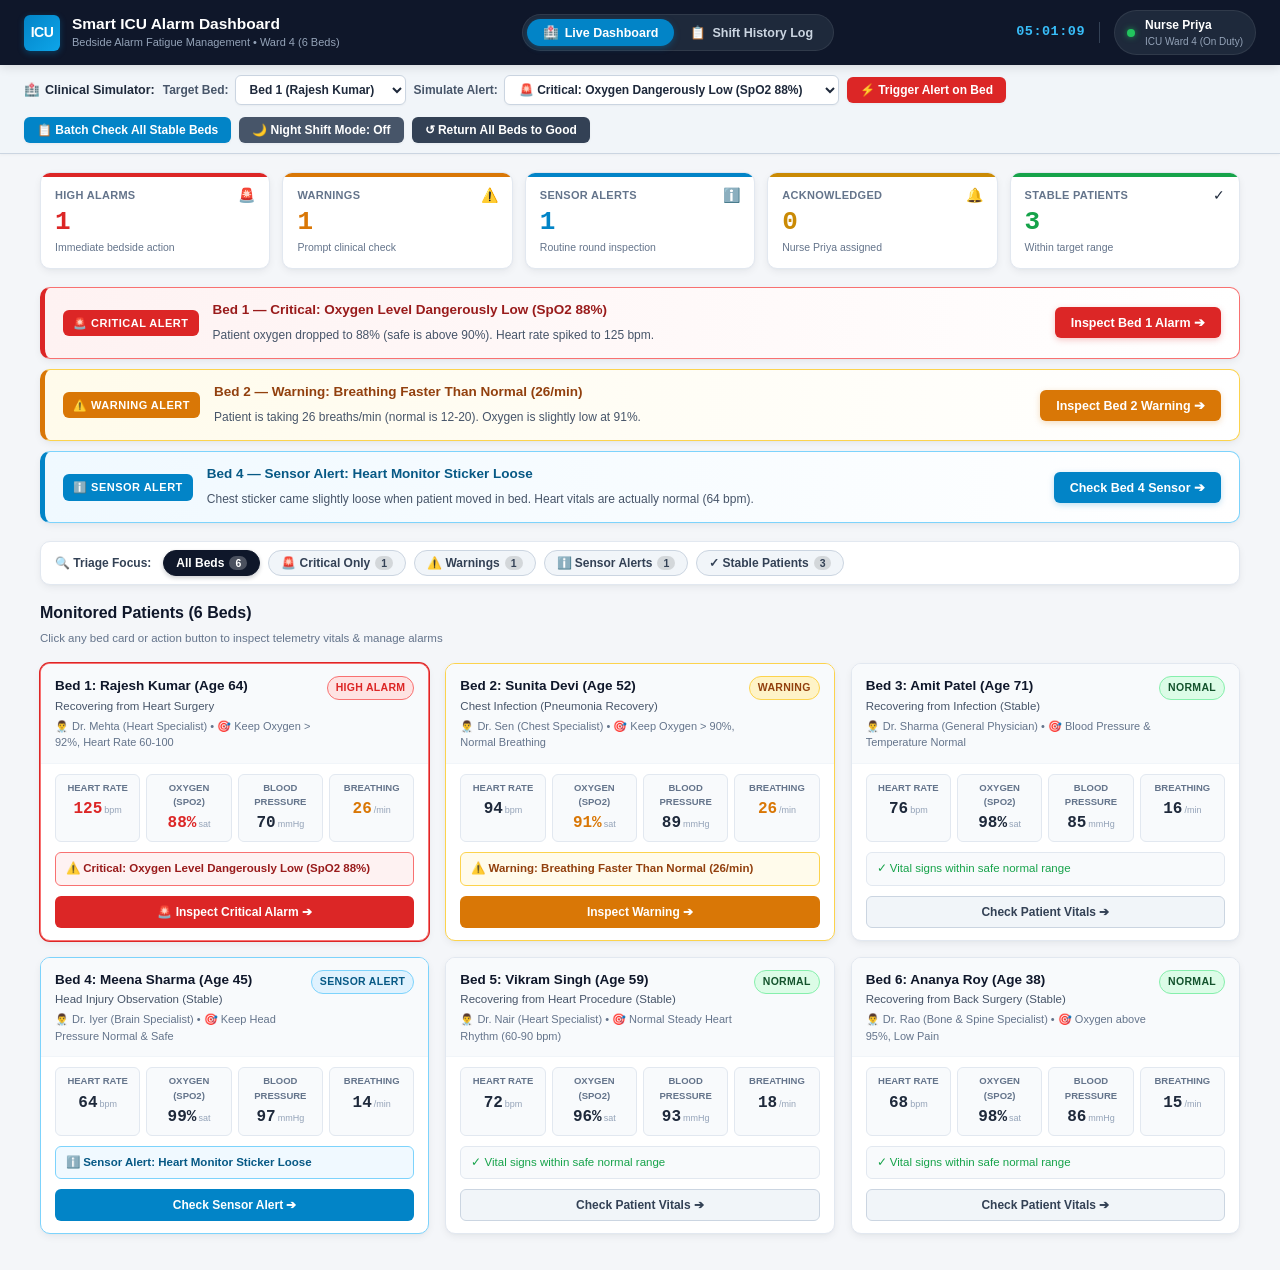
<file: prototype/index.html>
<!DOCTYPE html>
<html lang="en">
<head>
  <meta charset="UTF-8">
  <meta name="viewport" content="width=device-width, initial-scale=1.0">
  <title>Smart ICU Alarm Dashboard</title>
  <link rel="stylesheet" href="css/style.css">
</head>
<body>

  <!-- Clean Healthcare Header with Live Station Clock -->
  <header class="navbar">
    <div class="nav-brand">
      <div class="brand-badge">ICU</div>
      <div>
        <h1>Smart ICU Alarm Dashboard</h1>
        <p class="subtitle">Bedside Alarm Fatigue Management • Ward 4 (6 Beds)</p>
      </div>
    </div>
    
    <div class="nav-center">
      <button class="nav-tab active" id="tab-dashboard" onclick="showTab('dashboard')">
        <span>🏥</span> Live Dashboard
      </button>
      <button class="nav-tab" id="tab-history" onclick="showTab('history')">
        <span>📋</span> Shift History Log
      </button>
    </div>

    <div class="nav-meta">
      <div class="shift-clock-box">
        <span class="shift-clock" id="live-clock">12:00:00</span>
      </div>
      <div class="nav-user">
        <span class="user-status-dot"></span>
        <div class="user-info">
          <strong>Nurse Priya</strong>
          <span>ICU Ward 4 (On Duty)</span>
        </div>
      </div>
    </div>
  </header>

  <!-- Nurse Clinical Tools & Scenario Simulation Bar -->
  <div class="clinical-toolbar" id="clinical-toolbar">
    <div class="toolbar-controls-row" id="sim-controls-wrapper">
      <div class="toolbar-section left-sim">
        <span class="toolbar-label">🏥 <strong>Clinical Simulator:</strong></span>
        
        <div class="control-inline">
          <label for="sim-bed-select">Target Bed:</label>
          <select id="sim-bed-select" class="toolbar-select">
            <option value="1">Bed 1 (Rajesh Kumar)</option>
            <option value="2">Bed 2 (Sunita Devi)</option>
            <option value="3">Bed 3 (Amit Patel)</option>
            <option value="4">Bed 4 (Meena Sharma)</option>
            <option value="5">Bed 5 (Vikram Singh)</option>
            <option value="6">Bed 6 (Ananya Roy)</option>
          </select>
        </div>

        <div class="control-inline">
          <label for="sim-event-select">Simulate Alert:</label>
          <select id="sim-event-select" class="toolbar-select">
            <option value="spo2_drop">🚨 Critical: Oxygen Dangerously Low (SpO2 88%)</option>
            <option value="tachycardia">🚨 Critical: Heart Rate Dangerously High (145 bpm)</option>
            <option value="tachypnea">⚠️ Warning: Breathing Too Fast (28 breaths/min)</option>
            <option value="nibp_error">⚠️ Warning: Blood Pressure Cuff Moved / Retry</option>
            <option value="ecg_loose">ℹ️ Sensor: Heart Monitor Sticker / Wire Loose</option>
            <option value="infusion_low">ℹ️ Reminder: Medicine Drip Pump Nearly Empty</option>
          </select>
        </div>

        <button class="toolbar-btn btn-trigger" onclick="triggerCustomBedAlert()">
          ⚡ Trigger Alert on Bed
        </button>
      </div>

      <div class="toolbar-section right-controls">
        <button class="toolbar-btn btn-round" onclick="checkAllStableBeds()" title="Perform routine check on all stable beds">
          📋 Batch Check All Stable Beds
        </button>

        <button class="toolbar-btn btn-night" id="btn-night-mode" onclick="toggleNightShiftMode()" title="Toggle night shift non-critical alert silencing">
          🌙 Night Shift Mode: Off
        </button>

        <button class="toolbar-btn btn-reset" onclick="resetAllBeds()" title="Reset all beds to normal vitals">
          ↺ Return All Beds to Good
        </button>
      </div>
    </div>
  </div>

  <main class="container">

    <!-- ================= DASHBOARD TAB ================= -->
    <section id="dashboard-view">
      
      <!-- Summary Counts Bar (Interactive KPI Tiles) -->
      <div class="stats-row">
        <div class="stat-box stat-red" onclick="setFilter('High')" title="Click to filter Critical Alarms">
          <div class="stat-top-row">
            <span class="stat-label">High Alarms</span>
            <span class="stat-icon">🚨</span>
          </div>
          <span class="stat-number" id="count-high">1</span>
          <span class="stat-hint">Immediate bedside action</span>
        </div>

        <div class="stat-box stat-orange" onclick="setFilter('Medium')" title="Click to filter Warnings">
          <div class="stat-top-row">
            <span class="stat-label">Warnings</span>
            <span class="stat-icon">⚠️</span>
          </div>
          <span class="stat-number" id="count-medium">1</span>
          <span class="stat-hint">Prompt clinical check</span>
        </div>

        <div class="stat-box stat-blue" onclick="setFilter('Low')" title="Click to filter Sensor Alerts">
          <div class="stat-top-row">
            <span class="stat-label">Sensor Alerts</span>
            <span class="stat-icon">ℹ️</span>
          </div>
          <span class="stat-number" id="count-low">1</span>
          <span class="stat-hint">Routine round inspection</span>
        </div>

        <div class="stat-box stat-yellow" title="Alarms under active nurse care">
          <div class="stat-top-row">
            <span class="stat-label">Acknowledged</span>
            <span class="stat-icon">🔔</span>
          </div>
          <span class="stat-number" id="count-ack">0</span>
          <span class="stat-hint">Nurse Priya assigned</span>
        </div>

        <div class="stat-box stat-green" onclick="setFilter('Stable')" title="Click to filter Stable Patients">
          <div class="stat-top-row">
            <span class="stat-label">Stable Patients</span>
            <span class="stat-icon">✓</span>
          </div>
          <span class="stat-number" id="count-normal">3</span>
          <span class="stat-hint">Within target range</span>
        </div>
      </div>

      <!-- Active Unit Alerts Feed (Shows All Critical, Warning, and Sensor Alerts) -->
      <div id="active-alerts-feed" class="active-alerts-feed">
        <!-- Dynamically rendered by JavaScript -->
      </div>

      <!-- Smart Triage Focus Filter Bar -->
      <div class="triage-filter-bar">
        <span class="filter-label">🔍 Triage Focus:</span>
        <button class="triage-pill active" onclick="setFilter('ALL')" id="filter-all">
          All Beds <span class="pill-badge">6</span>
        </button>
        <button class="triage-pill pill-red" onclick="setFilter('High')" id="filter-high">
          🚨 Critical Only <span class="pill-badge" id="pill-count-high">1</span>
        </button>
        <button class="triage-pill pill-orange" onclick="setFilter('Medium')" id="filter-medium">
          ⚠️ Warnings <span class="pill-badge" id="pill-count-medium">1</span>
        </button>
        <button class="triage-pill pill-blue" onclick="setFilter('Low')" id="filter-low">
          ℹ️ Sensor Alerts <span class="pill-badge" id="pill-count-low">1</span>
        </button>
        <button class="triage-pill pill-green" onclick="setFilter('Stable')" id="filter-stable">
          ✓ Stable Patients <span class="pill-badge" id="pill-count-stable">3</span>
        </button>
      </div>

      <div class="section-title">
        <div>
          <h2>Monitored Patients (6 Beds)</h2>
          <span class="text-muted">Click any bed card or action button to inspect telemetry vitals & manage alarms</span>
        </div>
      </div>

      <!-- Exactly 6 Patient Cards Grid -->
      <div class="patient-grid" id="patient-grid">
        <!-- Rendered by JavaScript -->
      </div>
    </section>

    <!-- ================= ALARM HISTORY TAB ================= -->
    <section id="history-view" style="display: none;">
      <div class="history-header">
        <div>
          <h2 style="font-size: 18px; font-weight: 800; color: #0f172a;">Shift Alarm History Log</h2>
          <p class="text-muted">Chronological record of all alarms acknowledged or resolved by Nurse Priya</p>
        </div>
        <button class="btn-secondary" onclick="showTab('dashboard')">← Back to Dashboard</button>
      </div>

      <div class="history-card">
        <table class="history-table">
          <thead>
            <tr>
              <th>Timestamp</th>
              <th>Bed</th>
              <th>Patient</th>
              <th>Clinical Alarm</th>
              <th>Priority</th>
              <th>Status</th>
              <th>Action By</th>
            </tr>
          </thead>
          <tbody id="history-table-body">
            <!-- Dynamically populated by JS -->
          </tbody>
        </table>
      </div>
    </section>

  </main>

  <!-- ================= SIMPLE ALARM DETAILS MODAL ================= -->
  <div id="alarm-modal" class="modal-overlay" style="display: none;">
    <div class="modal-box">
      <div class="modal-header">
        <div style="display: flex; align-items: center; gap: 8px;">
          <span class="modal-bed-chip" id="modal-bed-chip">BED 1</span>
          <h3 id="modal-bed-name">Rajesh Kumar (Age 64)</h3>
        </div>
        <button class="close-btn" onclick="closeModal()" aria-label="Close dialog">✕</button>
      </div>

      <div class="modal-content">
        <!-- Patient Clinical Background -->
        <div class="modal-section patient-bio-box">
          <div class="bio-grid">
            <div><span class="bio-label">Condition:</span> <strong id="modal-diagnosis">Recovering from Heart Surgery</strong></div>
            <div><span class="bio-label">Doctor in Charge:</span> <strong id="modal-doctor">Dr. Mehta (Heart Specialist)</strong></div>
            <div><span class="bio-label">Connected Devices:</span> <span id="modal-lines">Oxygen Mask (4L/min), IV Saline Drip</span></div>
            <div><span class="bio-label">Safe Normal Target:</span> <span id="modal-baseline">Keep Oxygen > 92%, Heart Rate 60-100</span></div>
          </div>
        </div>

        <div class="modal-section alert-info-box" id="modal-alert-box">
          <h4 id="modal-alarm-title">Critical: Oxygen Level Dangerously Low (SpO2 88%)</h4>
          <p id="modal-alarm-reason">Patient oxygen dropped to 88% (normal is 95-100%). Heart rate spiked to 125 bpm.</p>
        </div>

        <div class="modal-section">
          <h4 style="font-size: 11px; font-weight: 700; color: #475569; text-transform: uppercase; margin-bottom: 6px;">
            Current Vital Signs (Bedside Telemetry):
          </h4>
          <div class="modal-vitals-row">
            <div class="modal-vital-chip">
              <span class="chip-lbl">HEART RATE</span>
              <strong id="modal-hr">125 bpm</strong>
            </div>
            <div class="modal-vital-chip">
              <span class="chip-lbl">OXYGEN (SpO2)</span>
              <strong id="modal-spo2">88%</strong>
            </div>
            <div class="modal-vital-chip">
              <span class="chip-lbl">BLOOD PRESSURE</span>
              <strong id="modal-bp">70 mmHg</strong>
            </div>
            <div class="modal-vital-chip">
              <span class="chip-lbl">BREATHING</span>
              <strong id="modal-rr">26 /min</strong>
            </div>
          </div>
        </div>

        <div class="modal-section guide-box">
          <h4>💡 What Nurse Priya Should Do:</h4>
          <ul id="modal-action-guide">
            <li>1. Check patient breathing and alertness immediately.</li>
            <li>2. Make sure the oxygen mask is fitted securely.</li>
            <li>3. Adjust patient head and sitting position.</li>
          </ul>
        </div>

        <!-- Nurse Handover / Bedside Action Note with Quick Tags -->
        <div class="modal-section" style="padding-top: 6px;">
          <div class="note-header-row">
            <label for="modal-nurse-note" style="font-size: 11px; font-weight: 700; color: #475569; text-transform: uppercase;">
              📝 Nurse Action / Bedside Note:
            </label>
            <div class="quick-tags">
              <span style="font-size: 10px; color: #64748b;">Quick insert:</span>
              <button type="button" class="btn-quick-tag" onclick="appendNurseNote('Airway & mask checked.')">+ Airway Checked</button>
              <button type="button" class="btn-quick-tag" onclick="appendNurseNote('Doctor notified.')">+ Doctor Notified</button>
              <button type="button" class="btn-quick-tag" onclick="appendNurseNote('Position adjusted.')">+ Position Adjusted</button>
              <button type="button" class="btn-quick-tag" onclick="appendNurseNote('Vitals stabilized.')">+ Vitals Stable</button>
            </div>
          </div>
          <input type="text" id="modal-nurse-note" class="modal-note-input" placeholder="e.g. Oxygen mask adjusted, doctor notified, patient settled..." />
        </div>
      </div>

      <div class="modal-footer">
        <button class="btn-mute" id="btn-modal-mute" onclick="startProcedureMute()" title="Silences non-critical sensor alerts for 5 minutes during nursing care">
          ⏱️ 5-Min Quiet Mode (During Care)
        </button>
        <button class="btn-secondary" onclick="closeModal()">Close</button>
        <button class="btn-ack" id="btn-modal-ack" onclick="acknowledgeCurrentAlarm()">🔔 Acknowledge Alarm</button>
        <button class="btn-resolve" id="btn-modal-resolve" onclick="resolveCurrentAlarm()">✅ Mark as Resolved</button>
        <button class="btn-check" id="btn-modal-check" onclick="acknowledgeRoutineCheck()" style="display: none;">✓ Acknowledge Bedside Check</button>
      </div>
    </div>
  </div>

  <!-- Notification Toast -->
  <div id="toast" class="toast" style="display: none;">Alarm Acknowledged</div>

  <script src="js/app.js"></script>
</body>
</html>
</file>
<file: prototype/css/style.css>
/* ==========================================================================
   Smart ICU Alarm Dashboard - Refined Healthcare UI
   Minimal, Modern, Student-Friendly Design System
   ========================================================================== */

:root {
  /* Core Healthcare Neutral Palette */
  --slate-950: #070d19;
  --slate-900: #0f172a;
  --slate-800: #1e293b;
  --slate-700: #334155;
  --slate-600: #475569;
  --slate-500: #64748b;
  --slate-400: #94a3b8;
  --slate-300: #cbd5e1;
  --slate-200: #e2e8f0;
  --slate-100: #f1f5f9;
  --slate-50:  #f8fafc;
  --white:     #ffffff;

  /* Priority Status Colors (Reasonable, High-Contrast & Accessible) */
  /* High / Critical (Coral-Red) */
  --color-high-bg:     #fef2f2;
  --color-high-border: #f87171;
  --color-high-main:   #dc2626;
  --color-high-dark:   #991b1b;

  /* Medium / Warning (Warm Amber) */
  --color-med-bg:     #fffbeb;
  --color-med-border: #fcd34d;
  --color-med-main:   #d97706;
  --color-med-dark:   #92400e;

  /* Low / Sensor (Calm Ocean Blue) */
  --color-low-bg:     #f0f9ff;
  --color-low-border: #7dd3fc;
  --color-low-main:   #0284c7;
  --color-low-dark:   #075985;

  /* Acknowledged State (Ochre / Under Care) */
  --color-ack-bg:     #fefce8;
  --color-ack-border: #fde047;
  --color-ack-main:   #ca8a04;
  --color-ack-dark:   #854d0e;

  /* Normal / Stable (Medical Emerald Green) */
  --color-norm-bg:     #f0fdf4;
  --color-norm-border: #86efac;
  --color-norm-main:   #16a34a;
  --color-norm-dark:   #14532d;

  /* Typography & Geometry */
  --font-family: -apple-system, BlinkMacSystemFont, "Segoe UI", Roboto, "Helvetica Neue", Arial, sans-serif;
  --font-mono: ui-monospace, SFMono-Regular, Menlo, Monaco, Consolas, "Liberation Mono", monospace;
  --radius-xs: 4px;
  --radius-sm: 6px;
  --radius-md: 10px;
  --radius-lg: 14px;
  --radius-pill: 9999px;

  /* Soft Natural Shadows */
  --shadow-subtle: 0 1px 3px rgba(15, 23, 42, 0.05);
  --shadow-card:   0 3px 8px -1px rgba(15, 23, 42, 0.07), 0 1px 3px -1px rgba(15, 23, 42, 0.04);
  --shadow-hover:  0 8px 18px -2px rgba(15, 23, 42, 0.1), 0 3px 6px -2px rgba(15, 23, 42, 0.05);
  --shadow-modal:  0 20px 35px -8px rgba(15, 23, 42, 0.25);
}

/* Base Reset */
*, *::before, *::after {
  box-sizing: border-box;
  margin: 0;
  padding: 0;
}

body {
  font-family: var(--font-family);
  background-color: #f4f6f9;
  color: var(--slate-800);
  line-height: 1.5;
  min-height: 100vh;
  display: flex;
  flex-direction: column;
  -webkit-font-smoothing: antialiased;
}

/* Accessible focus outline */
:focus-visible {
  outline: 2px solid var(--color-low-main);
  outline-offset: 2px;
}

/* ==========================================================================
   Header & Navigation Bar
   ========================================================================== */
.navbar {
  background-color: var(--slate-900);
  color: var(--white);
  padding: 10px 24px;
  display: flex;
  justify-content: space-between;
  align-items: center;
  box-shadow: 0 2px 10px rgba(0, 0, 0, 0.12);
  position: sticky;
  top: 0;
  z-index: 40;
}

.nav-brand {
  display: flex;
  align-items: center;
  gap: 12px;
}

.brand-badge {
  background: linear-gradient(135deg, #0284c7, #0ea5e9);
  color: var(--white);
  font-weight: 800;
  font-size: 14px;
  width: 36px;
  height: 36px;
  display: flex;
  align-items: center;
  justify-content: center;
  border-radius: var(--radius-sm);
  box-shadow: 0 2px 6px rgba(2, 132, 199, 0.35);
  letter-spacing: -0.5px;
}

.navbar h1 {
  font-size: 15.5px;
  font-weight: 700;
  color: var(--white);
  line-height: 1.2;
}

.subtitle {
  font-size: 11px;
  color: var(--slate-400);
  font-weight: 500;
}

/* Segmented Tab Controls */
.nav-center {
  display: flex;
  background-color: var(--slate-800);
  padding: 4px;
  border-radius: var(--radius-pill);
  border: 1px solid rgba(255, 255, 255, 0.08);
}

.nav-tab {
  background: transparent;
  color: var(--slate-300);
  border: none;
  padding: 6px 16px;
  border-radius: var(--radius-pill);
  font-weight: 600;
  font-size: 12.5px;
  cursor: pointer;
  transition: all 0.18s ease;
  display: flex;
  align-items: center;
  gap: 6px;
}

.nav-tab:hover {
  color: var(--white);
}

.nav-tab.active {
  background-color: var(--color-low-main);
  color: var(--white);
  box-shadow: 0 2px 6px rgba(2, 132, 199, 0.35);
}

/* User Badge & Live Clock */
.nav-meta {
  display: flex;
  align-items: center;
  gap: 14px;
}

.shift-clock-box {
  display: flex;
  align-items: center;
  border-right: 1px solid var(--slate-700);
  padding-right: 14px;
}

.shift-clock {
  font-family: var(--font-mono);
  font-size: 13.5px;
  font-weight: 700;
  color: #38bdf8;
  letter-spacing: 0.5px;
}

.nav-user {
  display: flex;
  align-items: center;
  gap: 10px;
  background-color: var(--slate-800);
  padding: 5px 12px;
  border-radius: var(--radius-pill);
  border: 1px solid rgba(255, 255, 255, 0.08);
}

.user-status-dot {
  width: 8px;
  height: 8px;
  background-color: #22c55e;
  border-radius: 50%;
  box-shadow: 0 0 6px rgba(34, 197, 94, 0.7);
}

.user-info {
  display: flex;
  flex-direction: column;
}

.user-info strong {
  font-size: 12px;
  color: var(--white);
}

.user-info span {
  font-size: 10px;
  color: var(--slate-400);
}

/* ==========================================================================
   Clinical Simulator & Nurse Shift Tools Bar
   ========================================================================== */
.clinical-toolbar {
  background-color: #f1f5f9;
  border-bottom: 1px solid var(--slate-300);
  padding: 10px 24px;
  font-size: 13px;
  box-shadow: 0 1px 3px rgba(0, 0, 0, 0.04);
}

.toolbar-controls-row {
  display: flex;
  flex-wrap: wrap;
  align-items: center;
  justify-content: space-between;
  gap: 12px;
}

.toolbar-section {
  display: flex;
  flex-wrap: wrap;
  align-items: center;
  gap: 8px;
}

.toolbar-label {
  color: var(--slate-800);
  font-size: 12.5px;
  display: inline-flex;
  align-items: center;
  gap: 5px;
}

.control-inline {
  display: flex;
  align-items: center;
  gap: 6px;
}

.control-inline label {
  font-size: 12px;
  color: var(--slate-600);
  font-weight: 600;
}

.toolbar-select {
  padding: 6px 10px;
  border-radius: var(--radius-sm);
  border: 1px solid var(--slate-300);
  background: var(--white);
  font-size: 12px;
  color: var(--slate-800);
  font-weight: 600;
  cursor: pointer;
  outline: none;
  box-shadow: 0 1px 2px rgba(0, 0, 0, 0.04);
}
.toolbar-select:focus {
  border-color: var(--color-low-main);
  box-shadow: 0 0 0 2px rgba(2, 132, 199, 0.2);
}

.toolbar-btn {
  border: none;
  padding: 6px 13px;
  border-radius: var(--radius-sm);
  font-size: 12px;
  font-weight: 700;
  cursor: pointer;
  transition: all 0.15s ease;
  display: inline-flex;
  align-items: center;
  gap: 5px;
  box-shadow: var(--shadow-subtle);
}

.toolbar-btn:hover {
  transform: translateY(-1px);
  box-shadow: var(--shadow-card);
}
.toolbar-btn:active {
  transform: translateY(0);
}

.btn-trigger {
  background-color: var(--color-high-main);
  color: var(--white);
}
.btn-trigger:hover {
  background-color: #b91c1c;
}

.btn-round {
  background-color: #0284c7;
  color: var(--white);
}
.btn-round:hover {
  background-color: #0369a1;
}

.btn-night {
  background-color: #475569;
  color: var(--white);
}
.btn-night.active {
  background-color: #1e1b4b;
  color: #c7d2fe;
  border: 1px solid #6366f1;
}
.btn-night:hover {
  background-color: #334155;
}

.btn-reset {
  background-color: var(--slate-700);
  color: var(--white);
}
.btn-reset:hover {
  background-color: var(--slate-900);
}

/* ==========================================================================
   Main Layout Container
   ========================================================================== */
.container {
  max-width: 1240px;
  width: 100%;
  margin: 18px auto 36px auto;
  padding: 0 20px;
  flex: 1;
}

/* ==========================================================================
   Summary Stats Counters (Modern Healthcare KPI Cards)
   ========================================================================== */
.stats-row {
  display: grid;
  grid-template-columns: repeat(5, 1fr);
  gap: 12px;
  margin-bottom: 18px;
}

.stat-box {
  background: var(--white);
  padding: 12px 14px;
  border-radius: var(--radius-md);
  border: 1px solid var(--slate-200);
  box-shadow: var(--shadow-card);
  display: flex;
  flex-direction: column;
  position: relative;
  overflow: hidden;
  cursor: pointer;
  transition: transform 0.15s ease, box-shadow 0.15s ease;
}

.stat-box:hover {
  transform: translateY(-2px);
  box-shadow: var(--shadow-hover);
}

/* Top Accent Bars */
.stat-box::before {
  content: "";
  position: absolute;
  top: 0;
  left: 0;
  right: 0;
  height: 3.5px;
}

.stat-red::before    { background-color: var(--color-high-main); }
.stat-orange::before { background-color: var(--color-med-main); }
.stat-blue::before   { background-color: var(--color-low-main); }
.stat-yellow::before { background-color: var(--color-ack-main); }
.stat-green::before  { background-color: var(--color-norm-main); }

.stat-top-row {
  display: flex;
  justify-content: space-between;
  align-items: center;
}

.stat-label {
  font-size: 11px;
  color: var(--slate-500);
  font-weight: 700;
  text-transform: uppercase;
  letter-spacing: 0.3px;
}

.stat-icon {
  font-size: 14px;
}

.stat-number {
  font-size: 26px;
  font-weight: 800;
  font-family: var(--font-mono);
  line-height: 1.15;
  margin: 2px 0;
}

.stat-hint {
  font-size: 10.5px;
  color: var(--slate-500);
}

.stat-red .stat-number    { color: var(--color-high-main); }
.stat-orange .stat-number { color: var(--color-med-main); }
.stat-blue .stat-number   { color: var(--color-low-main); }
.stat-yellow .stat-number { color: var(--color-ack-main); }
.stat-green .stat-number  { color: var(--color-norm-main); }

/* ==========================================================================
   Active Unit Alerts Feed (All Active Critical, Warning, and Sensor Alerts)
   ========================================================================== */
.active-alerts-feed {
  display: flex;
  flex-direction: column;
  gap: 10px;
  margin-bottom: 18px;
}

.alert-strip-item {
  border-radius: var(--radius-md);
  padding: 12px 18px;
  display: flex;
  justify-content: space-between;
  align-items: center;
  box-shadow: var(--shadow-card);
  transition: transform 0.15s ease, box-shadow 0.15s ease;
}

.alert-strip-item:hover {
  transform: translateY(-1px);
  box-shadow: var(--shadow-hover);
}

/* Critical Strip (Red) */
.strip-critical {
  background: linear-gradient(to right, #fef2f2, #ffffff);
  border: 1.5px solid var(--color-high-border);
  border-left: 5px solid var(--color-high-main);
  animation: pulse-border 2.5s infinite ease-in-out;
}

/* Warning Strip (Amber/Orange) */
.strip-warning {
  background: linear-gradient(to right, #fffbeb, #ffffff);
  border: 1.5px solid var(--color-med-border);
  border-left: 5px solid var(--color-med-main);
}

/* Sensor Strip (Blue) */
.strip-sensor {
  background: linear-gradient(to right, #f0f9ff, #ffffff);
  border: 1.5px solid var(--color-low-border);
  border-left: 5px solid var(--color-low-main);
}

/* Unit Stable Strip (Green) */
.strip-stable {
  background: linear-gradient(to right, #f0fdf4, #ffffff);
  border: 1.5px solid var(--color-norm-border);
  border-left: 5px solid var(--color-norm-main);
}

@keyframes pulse-border {
  0%, 100% { box-shadow: 0 0 0 0 rgba(239, 68, 68, 0.3); }
  50% { box-shadow: 0 0 0 4px rgba(239, 68, 68, 0.12); }
}

.strip-content-left {
  display: flex;
  align-items: center;
  gap: 14px;
}

.strip-badge {
  color: var(--white);
  padding: 5px 10px;
  border-radius: var(--radius-sm);
  font-size: 11px;
  font-weight: 800;
  letter-spacing: 0.5px;
  text-transform: uppercase;
  white-space: nowrap;
}

.badge-critical {
  background-color: var(--color-high-main);
}

.badge-warning {
  background-color: var(--color-med-main);
}

.badge-sensor {
  background-color: var(--color-low-main);
}

.badge-stable {
  background-color: var(--color-norm-main);
}

.strip-text strong {
  display: block;
  font-size: 13.5px;
  font-weight: 700;
  margin-bottom: 2px;
}

.strip-critical .strip-text strong {
  color: var(--color-high-dark);
}

.strip-warning .strip-text strong {
  color: var(--color-med-dark);
}

.strip-sensor .strip-text strong {
  color: var(--color-low-dark);
}

.strip-stable .strip-text strong {
  color: var(--color-norm-dark);
}

.strip-text span {
  font-size: 12px;
  color: var(--slate-600);
}

/* Action Buttons on Alert Strips */
.btn-strip {
  border: none;
  padding: 8px 16px;
  border-radius: var(--radius-sm);
  font-weight: 700;
  font-size: 12.5px;
  cursor: pointer;
  transition: all 0.15s ease;
  white-space: nowrap;
  display: inline-flex;
  align-items: center;
  gap: 6px;
}

.btn-strip-critical {
  background-color: var(--color-high-main);
  color: var(--white);
  box-shadow: 0 2px 6px rgba(220, 38, 38, 0.25);
}
.btn-strip-critical:hover {
  background-color: #b91c1c;
  transform: translateY(-1px);
}

.btn-strip-warning {
  background-color: var(--color-med-main);
  color: var(--white);
  box-shadow: 0 2px 6px rgba(217, 119, 6, 0.25);
}
.btn-strip-warning:hover {
  background-color: #b45309;
  transform: translateY(-1px);
}

.btn-strip-sensor {
  background-color: var(--color-low-main);
  color: var(--white);
  box-shadow: 0 2px 6px rgba(2, 132, 199, 0.25);
}
.btn-strip-sensor:hover {
  background-color: #0369a1;
  transform: translateY(-1px);
}

.strip-stable-tag {
  font-size: 12px;
  font-weight: 700;
  color: var(--color-norm-dark);
  background: #dcfce7;
  padding: 5px 12px;
  border-radius: var(--radius-pill);
}

/* Backwards compatibility for single banner */
.urgent-banner {
  background: linear-gradient(to right, #fef2f2, #ffffff);
  border: 1.5px solid var(--color-high-border);
  border-left: 5px solid var(--color-high-main);
  border-radius: var(--radius-md);
  padding: 12px 18px;
  display: flex;
  justify-content: space-between;
  align-items: center;
  margin-bottom: 18px;
  box-shadow: var(--shadow-card);
  animation: pulse-border 2.5s infinite ease-in-out;
}
.urgent-content-left {
  display: flex;
  align-items: center;
  gap: 14px;
}
.urgent-icon-pill {
  background-color: var(--color-high-main);
  color: var(--white);
  padding: 5px 9px;
  border-radius: var(--radius-sm);
  font-size: 11px;
  font-weight: 800;
  letter-spacing: 0.5px;
  text-transform: uppercase;
}
.urgent-text strong {
  display: block;
  color: var(--color-high-dark);
  font-size: 14px;
  font-weight: 700;
}
.urgent-text span {
  font-size: 12px;
  color: var(--slate-600);
}
.btn-urgent {
  background-color: var(--color-high-main);
  color: var(--white);
  border: none;
  padding: 8px 16px;
  border-radius: var(--radius-sm);
  font-weight: 700;
  font-size: 12.5px;
  cursor: pointer;
  transition: background-color 0.15s ease, transform 0.15s ease;
  box-shadow: 0 2px 6px rgba(220, 38, 38, 0.3);
  white-space: nowrap;
}
.btn-urgent:hover {
  background-color: #b91c1c;
  transform: translateY(-1px);
}

/* ==========================================================================
   Smart Triage Filter Bar
   ========================================================================== */
.triage-filter-bar {
  background: var(--white);
  border: 1px solid var(--slate-200);
  border-radius: var(--radius-md);
  padding: 8px 14px;
  display: flex;
  flex-wrap: wrap;
  align-items: center;
  gap: 8px;
  margin-bottom: 16px;
  box-shadow: var(--shadow-card);
}

.filter-label {
  font-size: 12px;
  font-weight: 700;
  color: var(--slate-700);
  margin-right: 4px;
  display: flex;
  align-items: center;
  gap: 5px;
}

.triage-pill {
  background: var(--slate-100);
  color: var(--slate-700);
  border: 1px solid var(--slate-300);
  padding: 5px 12px;
  border-radius: var(--radius-pill);
  font-size: 12px;
  font-weight: 600;
  cursor: pointer;
  transition: all 0.15s ease;
  display: inline-flex;
  align-items: center;
  gap: 5px;
}

.triage-pill:hover {
  background: var(--slate-200);
}

.triage-pill.active {
  background-color: var(--slate-900);
  color: var(--white);
  border-color: var(--slate-900);
  box-shadow: 0 2px 4px rgba(15, 23, 42, 0.2);
}

.pill-badge {
  background-color: rgba(0, 0, 0, 0.12);
  padding: 1px 6px;
  border-radius: var(--radius-pill);
  font-size: 10.5px;
  font-weight: 700;
}
.triage-pill.active .pill-badge {
  background-color: rgba(255, 255, 255, 0.25);
  color: var(--white);
}

.triage-pill.pill-red.active {
  background-color: var(--color-high-main);
  border-color: var(--color-high-main);
  color: var(--white);
}
.triage-pill.pill-orange.active {
  background-color: var(--color-med-main);
  border-color: var(--color-med-main);
  color: var(--white);
}
.triage-pill.pill-blue.active {
  background-color: var(--color-low-main);
  border-color: var(--color-low-main);
  color: var(--white);
}
.triage-pill.pill-green.active {
  background-color: var(--color-norm-main);
  border-color: var(--color-norm-main);
  color: var(--white);
}

.section-title {
  display: flex;
  justify-content: space-between;
  align-items: baseline;
  margin-bottom: 14px;
}

.section-title h2 {
  font-size: 16px;
  font-weight: 700;
  color: var(--slate-900);
}

.text-muted {
  font-size: 11.5px;
  color: var(--slate-500);
}

/* ==========================================================================
   Patient Cards Grid
   ========================================================================== */
.patient-grid {
  display: grid;
  grid-template-columns: repeat(3, 1fr);
  gap: 16px;
}

@media (max-width: 1050px) {
  .patient-grid { grid-template-columns: repeat(2, 1fr); }
  .stats-row { grid-template-columns: repeat(3, 1fr); }
}

@media (max-width: 700px) {
  .patient-grid { grid-template-columns: 1fr; }
  .stats-row { grid-template-columns: repeat(2, 1fr); }
}

.patient-card {
  background: var(--white);
  border-radius: var(--radius-md);
  border: 1px solid var(--slate-200);
  box-shadow: var(--shadow-card);
  display: flex;
  flex-direction: column;
  transition: transform 0.15s ease, box-shadow 0.15s ease, border-color 0.15s ease;
  overflow: hidden;
}

.patient-card:hover {
  transform: translateY(-2px);
  box-shadow: var(--shadow-hover);
}

/* Status Card Highlights */
.patient-card.status-high {
  border-color: var(--color-high-border);
  box-shadow: 0 0 0 1px var(--color-high-main), var(--shadow-card);
}
.patient-card.status-medium {
  border-color: var(--color-med-border);
}
.patient-card.status-low {
  border-color: var(--color-low-border);
}
.patient-card.status-acknowledged {
  border-color: var(--color-ack-border);
}

/* Card Header */
.card-top {
  padding: 12px 14px;
  display: flex;
  justify-content: space-between;
  align-items: flex-start;
  border-bottom: 1px solid var(--slate-100);
  background: var(--slate-50);
}

.bed-label {
  font-size: 13.5px;
  font-weight: 700;
  color: var(--slate-900);
}

.patient-info-sub {
  font-size: 11.5px;
  color: var(--slate-600);
  margin-top: 1px;
}

/* Badges */
.badge {
  font-size: 10.5px;
  font-weight: 800;
  padding: 3px 8px;
  border-radius: var(--radius-pill);
  text-transform: uppercase;
  letter-spacing: 0.3px;
  white-space: nowrap;
}

.badge-high {
  background-color: #fee2e2;
  color: var(--color-high-main);
  border: 1px solid var(--color-high-border);
}

.badge-medium {
  background-color: #fef3c7;
  color: var(--color-med-dark);
  border: 1px solid var(--color-med-border);
}

.badge-low {
  background-color: #e0f2fe;
  color: var(--color-low-dark);
  border: 1px solid var(--color-low-border);
}

.badge-ack {
  background-color: #fef9c3;
  color: var(--color-ack-dark);
  border: 1px solid var(--color-ack-border);
}

.badge-normal {
  background-color: #dcfce7;
  color: var(--color-norm-dark);
  border: 1px solid var(--color-norm-border);
}

/* Vitals Grid - Real Telemetry Look */
.vitals-grid {
  display: grid;
  grid-template-columns: repeat(4, 1fr);
  gap: 6px;
  padding: 10px 14px;
  background-color: var(--white);
}

.vital-tile {
  background-color: var(--slate-50);
  border: 1px solid var(--slate-200);
  border-radius: var(--radius-sm);
  padding: 6px 8px;
  text-align: center;
}

.vital-label {
  font-size: 9.5px;
  font-weight: 700;
  color: var(--slate-500);
  text-transform: uppercase;
  display: block;
}

.vital-val-row {
  display: flex;
  align-items: baseline;
  justify-content: center;
  gap: 2px;
  margin-top: 2px;
}

.vital-val {
  font-family: var(--font-mono);
  font-size: 16px;
  font-weight: 700;
  color: var(--slate-800);
}

.vital-val.alert {
  color: var(--color-high-main);
}
.vital-val.warn {
  color: var(--color-med-main);
}

.vital-unit {
  font-size: 9px;
  color: var(--slate-400);
}

/* In-Card Alarm Banner */
.alarm-callout {
  margin: 0 14px 10px 14px;
  padding: 8px 10px;
  border-radius: var(--radius-sm);
  font-size: 11.5px;
  line-height: 1.35;
  background-color: var(--slate-50);
  border: 1px solid var(--slate-200);
  color: var(--slate-600);
}

.alarm-callout.has-high {
  background-color: var(--color-high-bg);
  border-color: var(--color-high-border);
  color: var(--color-high-dark);
}

.alarm-callout.has-medium {
  background-color: var(--color-med-bg);
  border-color: var(--color-med-border);
  color: var(--color-med-dark);
}

.alarm-callout.has-low {
  background-color: var(--color-low-bg);
  border-color: var(--color-low-border);
  color: var(--color-low-dark);
}

.alarm-callout.has-ack {
  background-color: var(--color-ack-bg);
  border-color: var(--color-ack-border);
  color: var(--color-ack-dark);
}

/* Card Button */
.card-action-btn {
  margin: 0 14px 12px 14px;
  padding: 8px 12px;
  border-radius: var(--radius-sm);
  font-size: 12px;
  font-weight: 700;
  border: 1px solid transparent;
  cursor: pointer;
  transition: all 0.12s ease;
  text-align: center;
}

.card-action-btn.red {
  background-color: var(--color-high-main);
  color: var(--white);
}
.card-action-btn.red:hover {
  background-color: #b91c1c;
}

.card-action-btn.orange {
  background-color: var(--color-med-main);
  color: var(--white);
}
.card-action-btn.orange:hover {
  background-color: #b45309;
}

.card-action-btn.blue {
  background-color: var(--color-low-main);
  color: var(--white);
}
.card-action-btn.blue:hover {
  background-color: #0369a1;
}

.card-action-btn.yellow {
  background-color: #fef08a;
  color: #854d0e;
  border-color: #fde047;
}

.card-action-btn.gray {
  background-color: var(--slate-100);
  color: var(--slate-700);
  border-color: var(--slate-300);
}
.card-action-btn.gray:hover {
  background-color: var(--slate-200);
}

/* ==========================================================================
   Alarm History Table
   ========================================================================== */
.history-header {
  display: flex;
  justify-content: space-between;
  align-items: center;
  margin-bottom: 14px;
}

.history-card {
  background: var(--white);
  border: 1px solid var(--slate-200);
  border-radius: var(--radius-md);
  box-shadow: var(--shadow-card);
  overflow: hidden;
}

.history-table {
  width: 100%;
  border-collapse: collapse;
  font-size: 12.5px;
  text-align: left;
}

.history-table th {
  background-color: var(--slate-50);
  color: var(--slate-600);
  font-size: 11px;
  font-weight: 700;
  text-transform: uppercase;
  letter-spacing: 0.3px;
  padding: 10px 14px;
  border-bottom: 1px solid var(--slate-200);
}

.history-table td {
  padding: 10px 14px;
  border-bottom: 1px solid var(--slate-100);
  color: var(--slate-800);
}

.history-table tr:hover td {
  background-color: #f8fafc;
}

/* ==========================================================================
   Modal Dialog Styles
   ========================================================================== */
.modal-overlay {
  position: fixed;
  inset: 0;
  background-color: rgba(15, 23, 42, 0.6);
  display: flex;
  align-items: center;
  justify-content: center;
  z-index: 100;
  padding: 16px;
  backdrop-filter: blur(2px);
}

.modal-box {
  background: var(--white);
  border-radius: var(--radius-md);
  width: 100%;
  max-width: 600px;
  box-shadow: var(--shadow-modal);
  border: 1px solid var(--slate-300);
  overflow: hidden;
  animation: modalFadeIn 0.15s ease-out;
}

@keyframes modalFadeIn {
  from { opacity: 0; transform: scale(0.97); }
  to { opacity: 1; transform: scale(1); }
}

.modal-header {
  padding: 12px 18px;
  background-color: var(--slate-900);
  color: var(--white);
  display: flex;
  justify-content: space-between;
  align-items: center;
}

.modal-bed-chip {
  background-color: #0284c7;
  color: var(--white);
  font-family: var(--font-mono);
  font-size: 11px;
  font-weight: 800;
  padding: 2px 7px;
  border-radius: var(--radius-xs);
}

.modal-header h3 {
  font-size: 14.5px;
  font-weight: 700;
  color: var(--white);
}

.close-btn {
  background: transparent;
  border: none;
  color: var(--slate-400);
  font-size: 16px;
  cursor: pointer;
}
.close-btn:hover {
  color: var(--white);
}

.modal-content {
  padding: 16px 18px;
  display: flex;
  flex-direction: column;
  gap: 12px;
}

/* Patient Bio Box */
.patient-bio-box {
  background-color: var(--slate-50);
  border: 1px solid var(--slate-200);
  border-radius: var(--radius-sm);
  padding: 10px 12px;
}

.bio-grid {
  display: grid;
  grid-template-columns: 1fr 1fr;
  gap: 6px 14px;
  font-size: 12px;
}

.bio-label {
  color: var(--slate-500);
  font-weight: 600;
}

/* Alert info box */
.alert-info-box {
  padding: 10px 12px;
  border-radius: var(--radius-sm);
  background-color: var(--color-high-bg);
  border: 1px solid var(--color-high-border);
}

.alert-info-box h4 {
  font-size: 13.5px;
  font-weight: 700;
  color: var(--color-high-dark);
}

.alert-info-box p {
  font-size: 12px;
  color: var(--slate-700);
  margin-top: 2px;
}

.alert-stable-box {
  background-color: var(--color-norm-bg);
  border-color: var(--color-norm-border);
}
.alert-stable-box h4 {
  color: var(--color-norm-dark);
}

/* Vitals in Modal */
.modal-vitals-row {
  display: grid;
  grid-template-columns: repeat(4, 1fr);
  gap: 8px;
}

.modal-vital-chip {
  background-color: var(--slate-50);
  border: 1px solid var(--slate-200);
  border-radius: var(--radius-sm);
  padding: 6px 8px;
  text-align: center;
}

.chip-lbl {
  font-size: 9px;
  font-weight: 700;
  color: var(--slate-500);
  display: block;
}

.modal-vital-chip strong {
  font-family: var(--font-mono);
  font-size: 14px;
  color: var(--slate-900);
}

/* Guide box */
.guide-box {
  background-color: #f8fafc;
  border: 1px solid var(--slate-200);
  border-radius: var(--radius-sm);
  padding: 10px 12px;
}

.guide-box h4 {
  font-size: 11.5px;
  font-weight: 700;
  color: var(--slate-700);
  text-transform: uppercase;
  margin-bottom: 4px;
}

.guide-box ul {
  padding-left: 18px;
  font-size: 12px;
  color: var(--slate-700);
}

.guide-box li {
  margin-bottom: 2px;
}

/* Note Section */
.note-header-row {
  display: flex;
  justify-content: space-between;
  align-items: center;
  flex-wrap: wrap;
  gap: 6px;
  margin-bottom: 5px;
}

.quick-tags {
  display: flex;
  align-items: center;
  gap: 4px;
  flex-wrap: wrap;
}

.btn-quick-tag {
  background-color: var(--slate-100);
  border: 1px solid var(--slate-300);
  padding: 2px 7px;
  border-radius: var(--radius-pill);
  font-size: 10.5px;
  color: var(--slate-700);
  cursor: pointer;
  font-weight: 600;
  transition: all 0.12s ease;
}

.btn-quick-tag:hover {
  background-color: #e0f2fe;
  border-color: #7dd3fc;
  color: #0369a1;
}

.modal-note-input {
  width: 100%;
  padding: 8px 12px;
  border: 1px solid var(--slate-300);
  border-radius: var(--radius-sm);
  font-size: 12px;
  font-family: inherit;
  outline: none;
  background-color: var(--white);
}

.modal-note-input:focus {
  border-color: var(--color-low-main);
  box-shadow: 0 0 0 2px rgba(2, 132, 199, 0.15);
}

/* Modal Footer */
.modal-footer {
  padding: 12px 18px;
  background-color: var(--slate-50);
  border-top: 1px solid var(--slate-200);
  display: flex;
  justify-content: flex-end;
  gap: 8px;
}

.btn-mute {
  background: var(--white);
  color: #b45309;
  border: 1px solid #f59e0b;
  padding: 7px 12px;
  border-radius: var(--radius-sm);
  font-size: 12px;
  font-weight: 700;
  cursor: pointer;
  margin-right: auto;
}
.btn-mute:hover {
  background-color: #fffbeb;
}

.btn-secondary {
  background: var(--white);
  color: var(--slate-700);
  border: 1px solid var(--slate-300);
  padding: 7px 13px;
  border-radius: var(--radius-sm);
  font-size: 12px;
  font-weight: 600;
  cursor: pointer;
}
.btn-secondary:hover {
  background-color: var(--slate-100);
}

.btn-ack {
  background-color: var(--color-med-main);
  color: var(--white);
  border: none;
  padding: 7px 14px;
  border-radius: var(--radius-sm);
  font-size: 12px;
  font-weight: 700;
  cursor: pointer;
}
.btn-ack:hover {
  background-color: var(--color-med-dark);
}

.btn-resolve {
  background-color: var(--color-norm-main);
  color: var(--white);
  border: none;
  padding: 7px 14px;
  border-radius: var(--radius-sm);
  font-size: 12px;
  font-weight: 700;
  cursor: pointer;
}
.btn-resolve:hover {
  background-color: var(--color-norm-dark);
}

.btn-check {
  background-color: #0284c7;
  color: var(--white);
  border: none;
  padding: 7px 14px;
  border-radius: var(--radius-sm);
  font-size: 12px;
  font-weight: 700;
  cursor: pointer;
}
.btn-check:hover {
  background-color: #0369a1;
}

/* Toast */
.toast {
  position: fixed;
  bottom: 24px;
  right: 24px;
  background-color: var(--slate-900);
  color: var(--white);
  padding: 10px 16px;
  border-radius: var(--radius-sm);
  font-size: 12.5px;
  font-weight: 600;
  box-shadow: var(--shadow-modal);
  border-left: 4px solid var(--color-low-main);
  z-index: 200;
}

/* Footer */
.footer {
  text-align: center;
  padding: 16px 20px;
  font-size: 11.5px;
  color: var(--slate-500);
  border-top: 1px solid var(--slate-200);
  background-color: var(--white);
  margin-top: auto;
}
</file>
